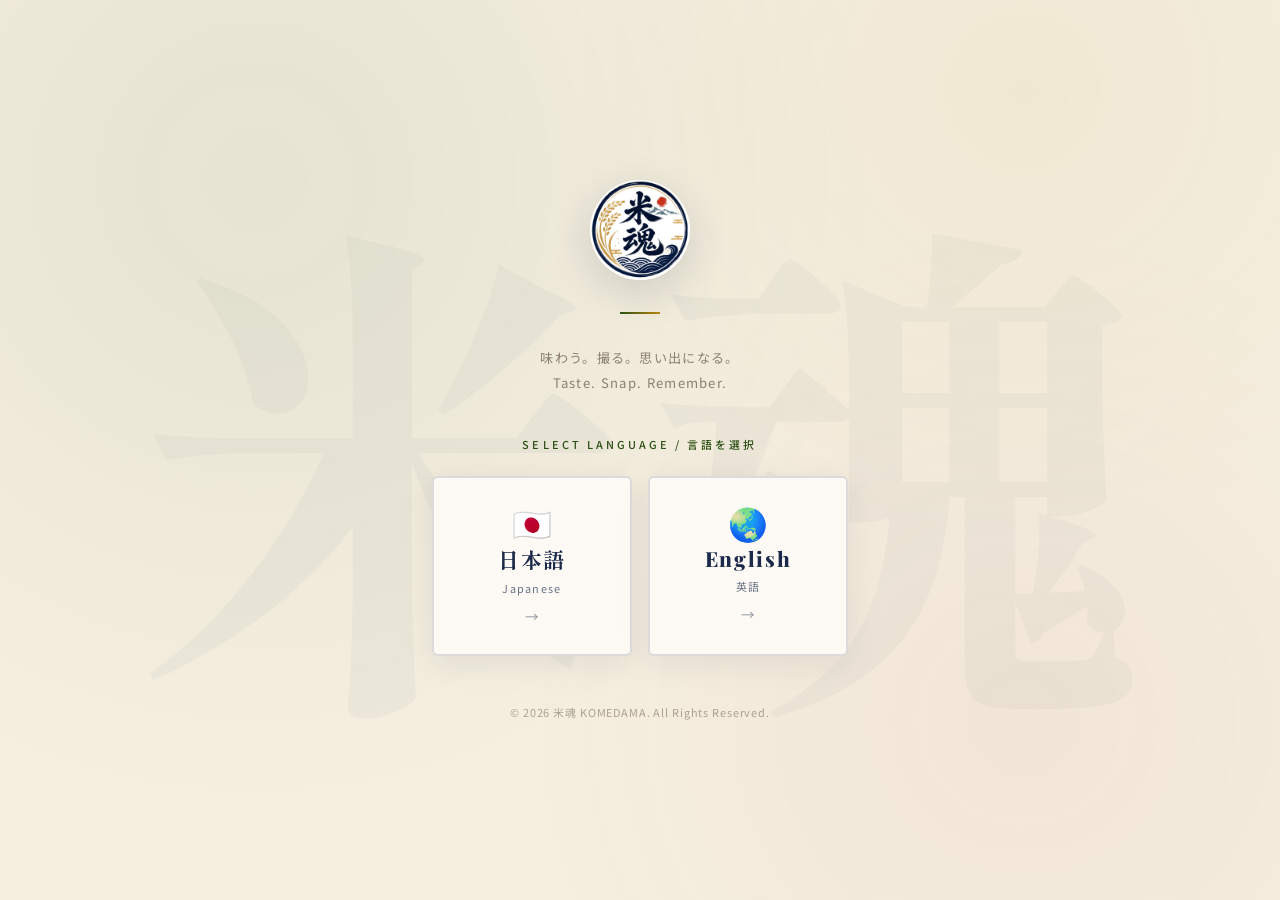
<file: index.html>
<!DOCTYPE html>
<html lang="ja">
<head>
  <meta charset="UTF-8">
  <meta name="viewport" content="width=device-width, initial-scale=1.0">
  <title>米魂 KOMEDAMA</title>
  <meta name="description" content="米魂 KOMEDAMA | 味わう。撮る。思い出になる。Taste. Snap. Remember.">
  <link rel="preconnect" href="https://fonts.googleapis.com">
  <link rel="preconnect" href="https://fonts.gstatic.com" crossorigin>
  <link href="https://fonts.googleapis.com/css2?family=Shippori+Mincho:wght@400;600;800&family=Playfair+Display:wght@700&family=Noto+Sans+JP:wght@300;400&family=Inter:wght@300;400&display=swap" rel="stylesheet">
  <style>
    *, *::before, *::after { box-sizing: border-box; margin: 0; padding: 0; }
    :root {
      --white:     #FDFAF5;
      --cream:     #F5EFE0;
      --navy:      #1B2A4A;
      --green:     #2D5016;
      --gold:      #B8860B;
      --gray:      #8C8070;
    }
    html, body { width: 100%; min-height: 100%; }
    body {
      font-family: 'Noto Sans JP', sans-serif;
      background: var(--cream);
      display: flex;
      align-items: center;
      justify-content: center;
      min-height: 100vh;
      overflow-x: hidden;
    }
    .bg-decoration {
      position: fixed;
      inset: 0;
      z-index: 0;
      pointer-events: none;
    }
    .bg-decoration::before {
      content: '';
      position: absolute;
      inset: 0;
      background-image:
        radial-gradient(circle at 20% 20%, rgba(45,80,22,0.07) 0%, transparent 50%),
        radial-gradient(circle at 80% 80%, rgba(192,57,43,0.05) 0%, transparent 40%),
        radial-gradient(circle at 80% 10%, rgba(184,134,11,0.06) 0%, transparent 35%);
    }
    .bg-decoration::after {
      content: '米魂';
      position: absolute;
      font-family: 'Shippori Mincho', serif;
      font-size: 40vw;
      font-weight: 800;
      color: rgba(27,42,74,0.03);
      top: 50%;
      left: 50%;
      transform: translate(-50%, -50%);
      line-height: 1;
      user-select: none;
      white-space: nowrap;
    }
    .lang-container {
      position: relative;
      z-index: 1;
      text-align: center;
      padding: 40px 24px;
      animation: fadeUp 0.9s ease both;
      width: 100%;
    }
    @keyframes fadeUp {
      from { opacity: 0; transform: translateY(30px); }
      to   { opacity: 1; transform: translateY(0); }
    }
    .lang-logo { margin-bottom: 32px; }
    .lang-logo img {
      width: 100px;
      height: 100px;
      border-radius: 50%;
      display: block;
      margin: 0 auto 0;
      animation: float 4s ease-in-out infinite;
      box-shadow: 0 12px 40px rgba(27,42,74,0.15);
    }
    @keyframes float {
      0%, 100% { transform: translateY(0); }
      50%       { transform: translateY(-8px); }
    }
    .brand-name-ja {
      font-family: 'Shippori Mincho', serif;
      font-size: 2.4rem;
      font-weight: 800;
      color: var(--navy);
      letter-spacing: 0.08em;
      display: block;
      line-height: 1;
    }
    .brand-name-en {
      font-size: 0.75rem;
      letter-spacing: 0.35em;
      color: var(--green);
      font-weight: 400;
      display: block;
      margin-top: 6px;
      text-transform: uppercase;
    }
    .lang-tagline {
      font-size: 0.82rem;
      color: var(--gray);
      letter-spacing: 0.1em;
      margin: 20px 0 40px;
      line-height: 1.9;
    }
    .lang-divider {
      width: 40px;
      height: 2px;
      background: linear-gradient(to right, var(--green), var(--gold));
      margin: 0 auto 32px;
    }
    .lang-select-label {
      font-size: 0.68rem;
      letter-spacing: 0.28em;
      color: var(--green);
      text-transform: uppercase;
      display: block;
      margin-bottom: 24px;
      font-weight: 500;
    }
    .lang-buttons {
      display: flex;
      gap: 16px;
      justify-content: center;
      flex-wrap: wrap;
    }
    .lang-btn {
      display: flex;
      flex-direction: column;
      align-items: center;
      gap: 6px;
      width: 200px;
      padding: 28px 24px;
      border-radius: 6px;
      text-decoration: none;
      transition: all 0.35s ease;
      position: relative;
      overflow: hidden;
    }
    .lang-btn::before {
      content: '';
      position: absolute;
      inset: 0;
      opacity: 0;
      transition: opacity 0.35s;
    }
    .lang-btn-ja {
      background: var(--white);
      color: var(--navy);
      border: 2px solid rgba(27,42,74,0.15);
      box-shadow: 0 8px 32px rgba(27,42,74,0.08);
    }
    .lang-btn-ja:hover {
      background: var(--navy);
      color: #fff;
      border-color: var(--navy);
      transform: translateY(-4px);
      box-shadow: 0 16px 48px rgba(27,42,74,0.25);
    }
    .lang-btn-en {
      background: var(--white);
      color: var(--navy);
      border: 2px solid rgba(27,42,74,0.15);
      box-shadow: 0 8px 32px rgba(27,42,74,0.08);
    }
    .lang-btn-en:hover {
      background: var(--navy);
      color: #fff;
      border-color: var(--navy);
      transform: translateY(-4px);
      box-shadow: 0 16px 48px rgba(27,42,74,0.25);
    }
    .btn-flag { font-size: 2rem; line-height: 1; display: block; }
    .btn-lang {
      font-family: 'Shippori Mincho', serif;
      font-size: 1.3rem;
      font-weight: 800;
      letter-spacing: 0.08em;
      display: block;
      position: relative;
      z-index: 1;
    }
    .lang-btn-en .btn-lang { font-family: 'Playfair Display', serif; }
    .btn-sub {
      font-size: 0.68rem;
      letter-spacing: 0.12em;
      opacity: 0.65;
      display: block;
      position: relative;
      z-index: 1;
    }
    .btn-arrow {
      font-size: 0.85rem;
      opacity: 0.5;
      display: block;
      margin-top: 4px;
      transition: transform 0.3s, opacity 0.3s;
      position: relative;
      z-index: 1;
    }
    .lang-btn:hover .btn-arrow { transform: translateX(4px); opacity: 1; }
    .lang-footer {
      margin-top: 48px;
      font-size: 0.68rem;
      color: var(--gray);
      letter-spacing: 0.08em;
      opacity: 0.7;
    }
    @media (max-width: 480px) {
      .lang-buttons { flex-direction: column; align-items: center; }
      .lang-btn { width: min(260px, 100%); }
      .brand-name-ja { font-size: 2rem; }
      .lang-logo img { width: 96px; height: 96px; }
    }
    @media (prefers-reduced-motion: reduce) {
      *, *::before, *::after { animation: none !important; transition: none !important; }
    }
  </style>
</head>
<body>
  <div class="bg-decoration" aria-hidden="true"></div>
  <div class="lang-container">
    <div class="lang-logo">
      <img src="images/logo/logo256px.png" alt="米魂 KOMEDAMA ロゴ">
    </div>
    <div class="lang-divider" aria-hidden="true"></div>
    <p class="lang-tagline">
      味わう。撮る。思い出になる。<br>
      Taste. Snap. Remember.
    </p>
    <span class="lang-select-label">Select Language / 言語を選択</span>
    <div class="lang-buttons">
      <a href="ja/" class="lang-btn lang-btn-ja" lang="ja" hreflang="ja">
        <span class="btn-flag" aria-hidden="true">🇯🇵</span>
        <span class="btn-lang">日本語</span>
        <span class="btn-sub">Japanese</span>
        <span class="btn-arrow" aria-hidden="true">→</span>
      </a>
      <a href="en/" class="lang-btn lang-btn-en" lang="en" hreflang="en">
        <span class="btn-flag" aria-hidden="true">🌏</span>
        <span class="btn-lang">English</span>
        <span class="btn-sub">英語</span>
        <span class="btn-arrow" aria-hidden="true">→</span>
      </a>
    </div>
    <p class="lang-footer">© 2026 米魂 KOMEDAMA. All Rights Reserved.</p>
  </div>
</body>
</html>
</file>
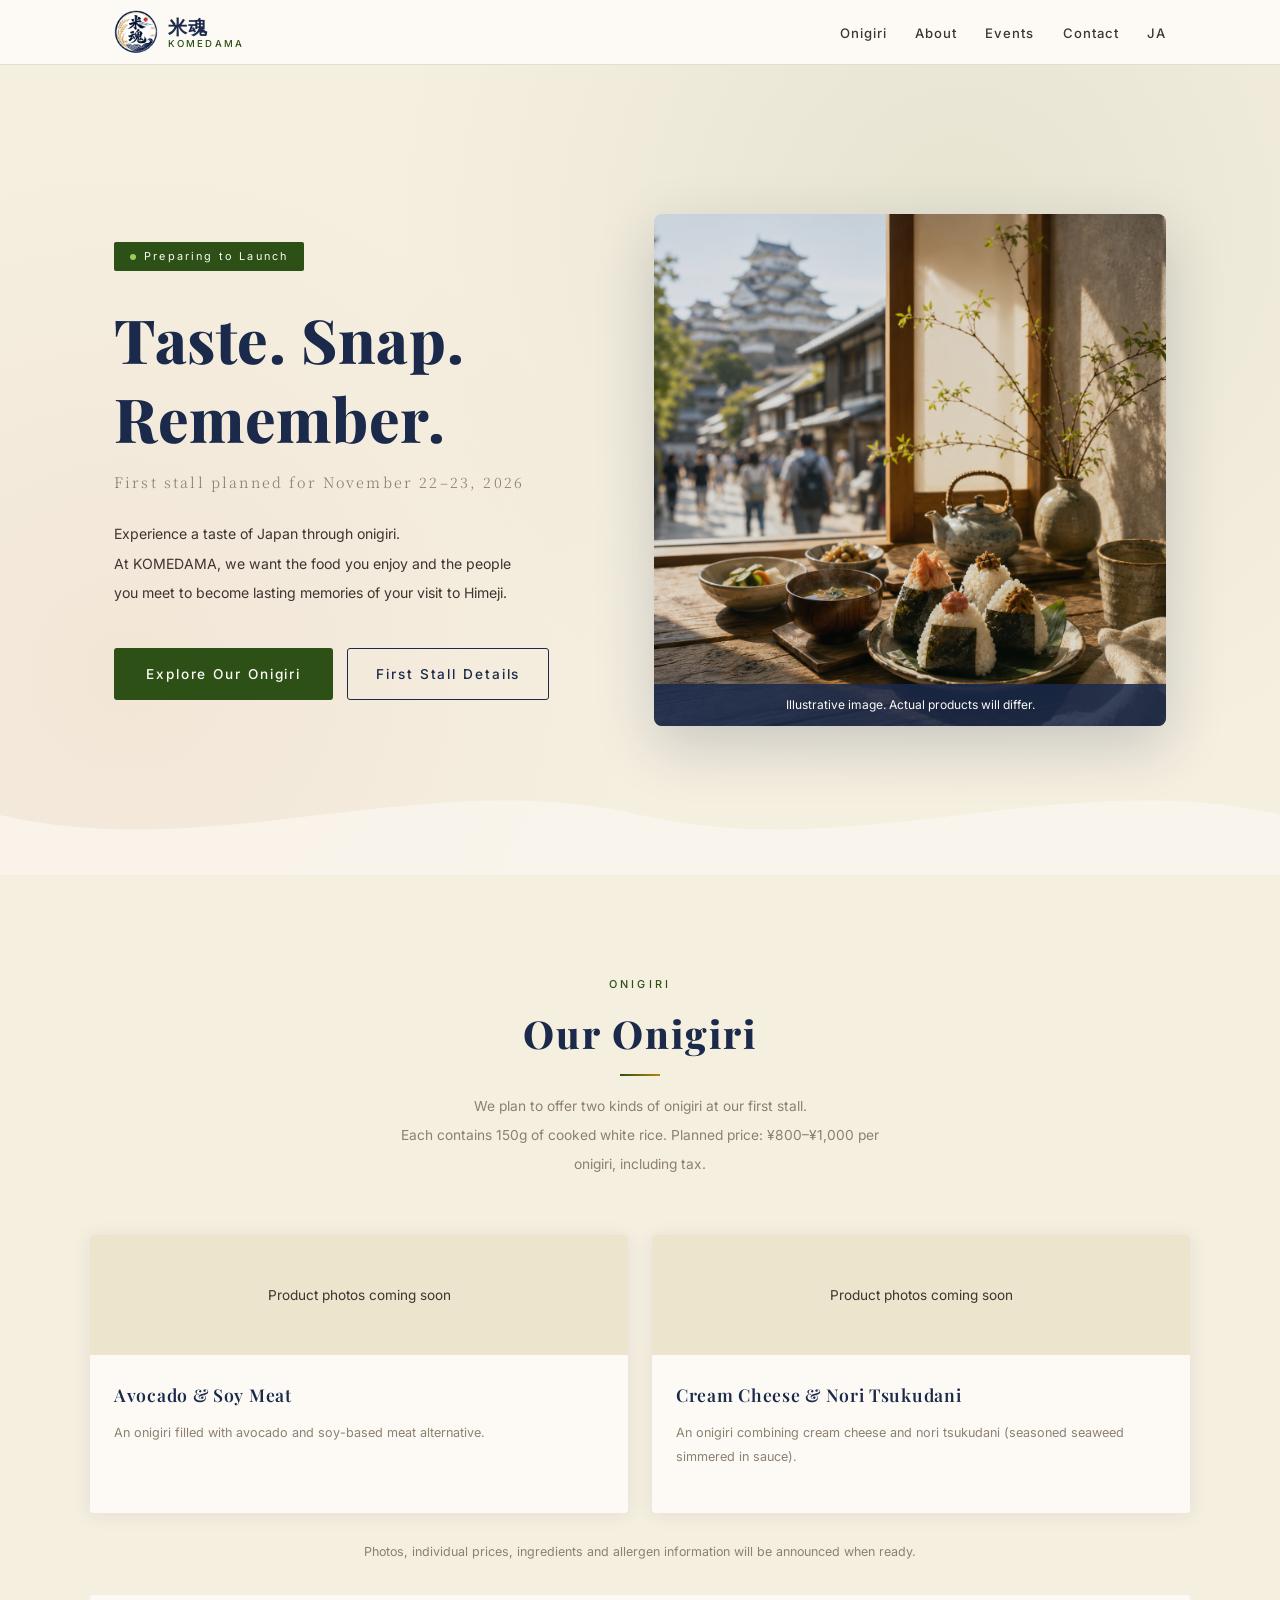
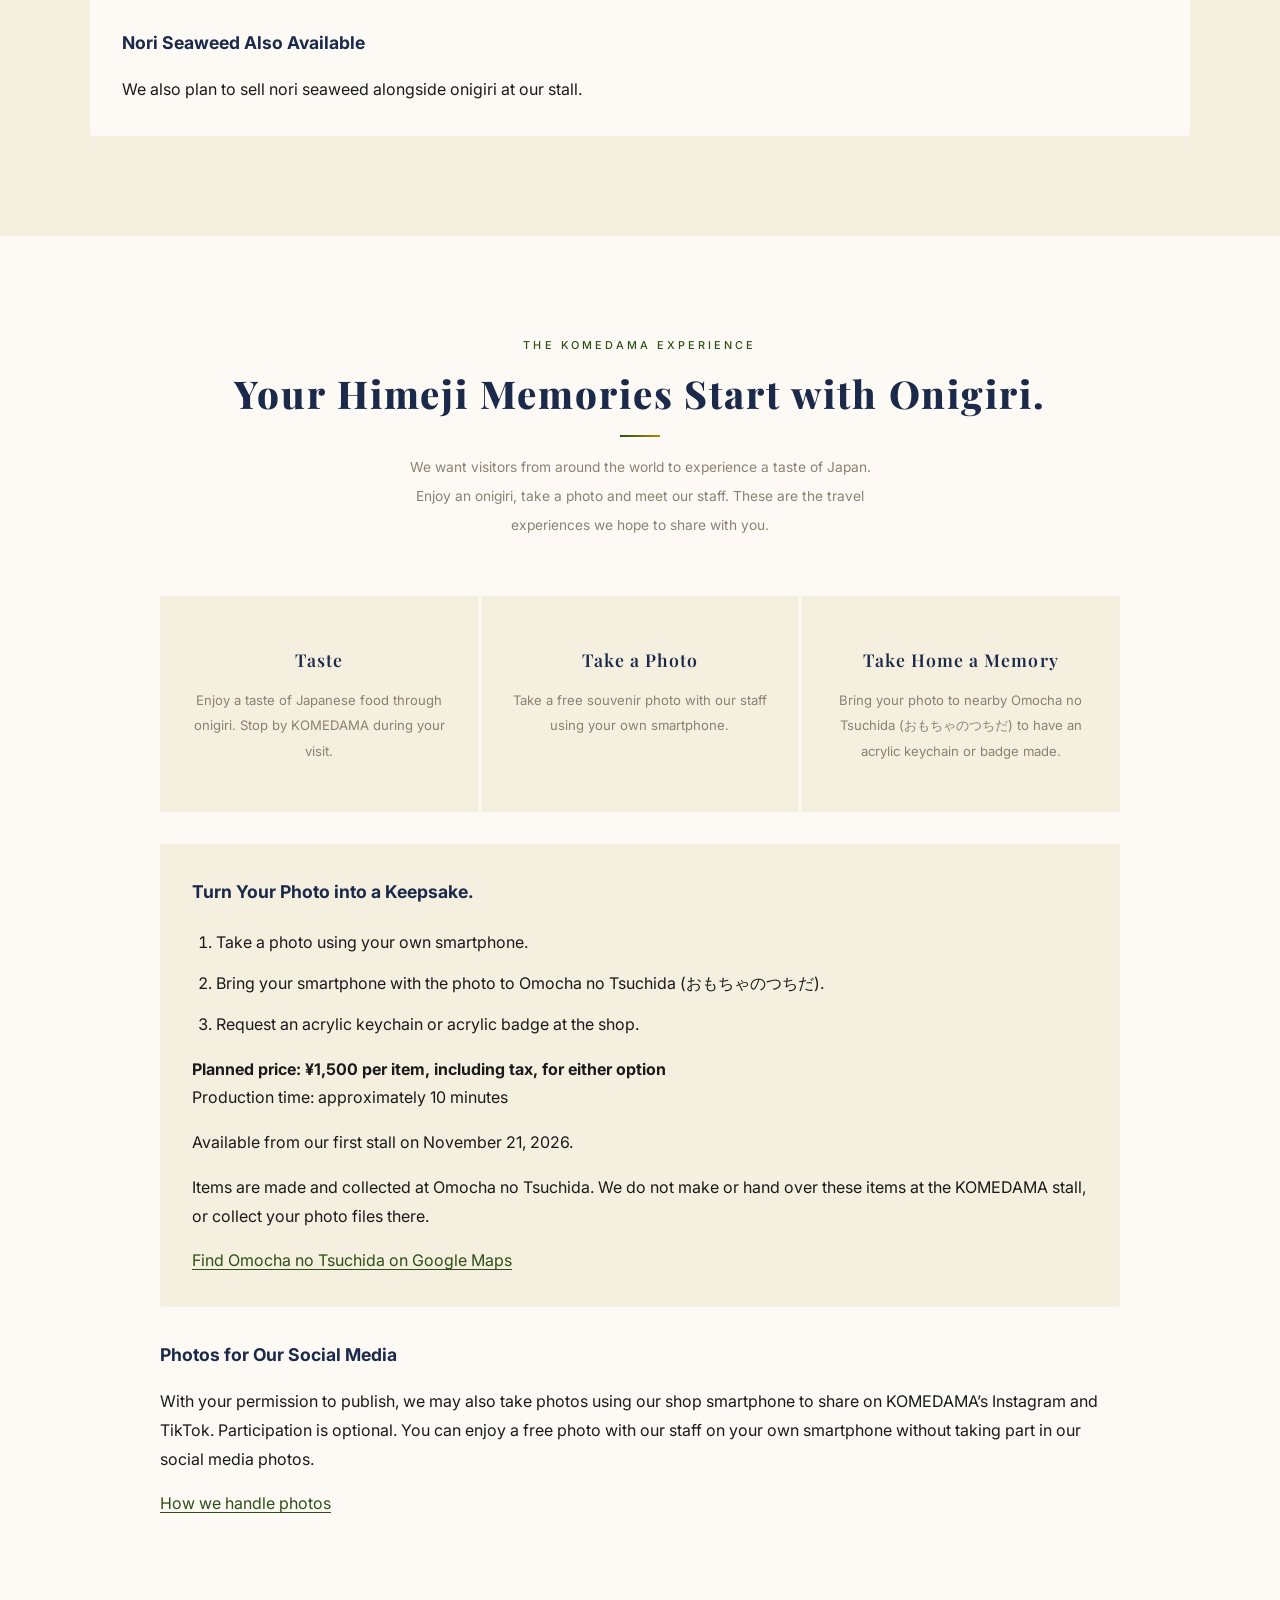
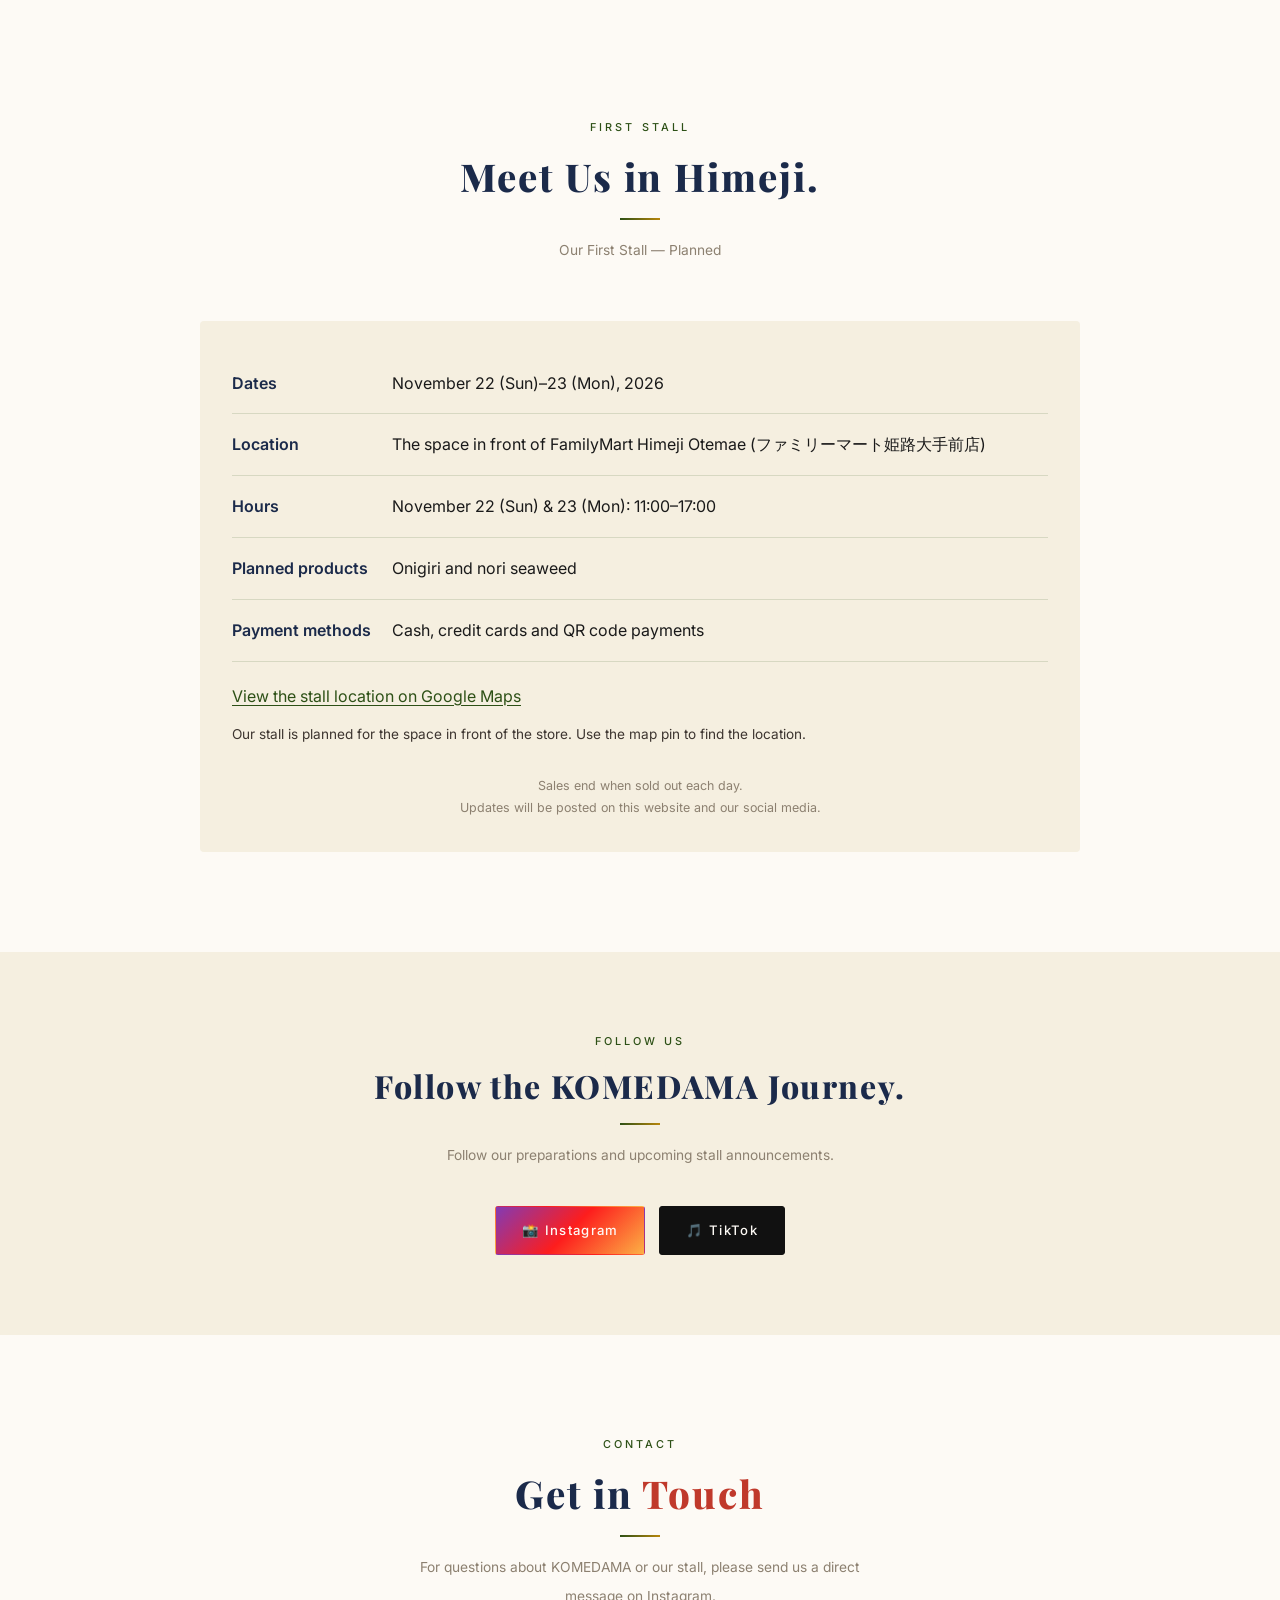
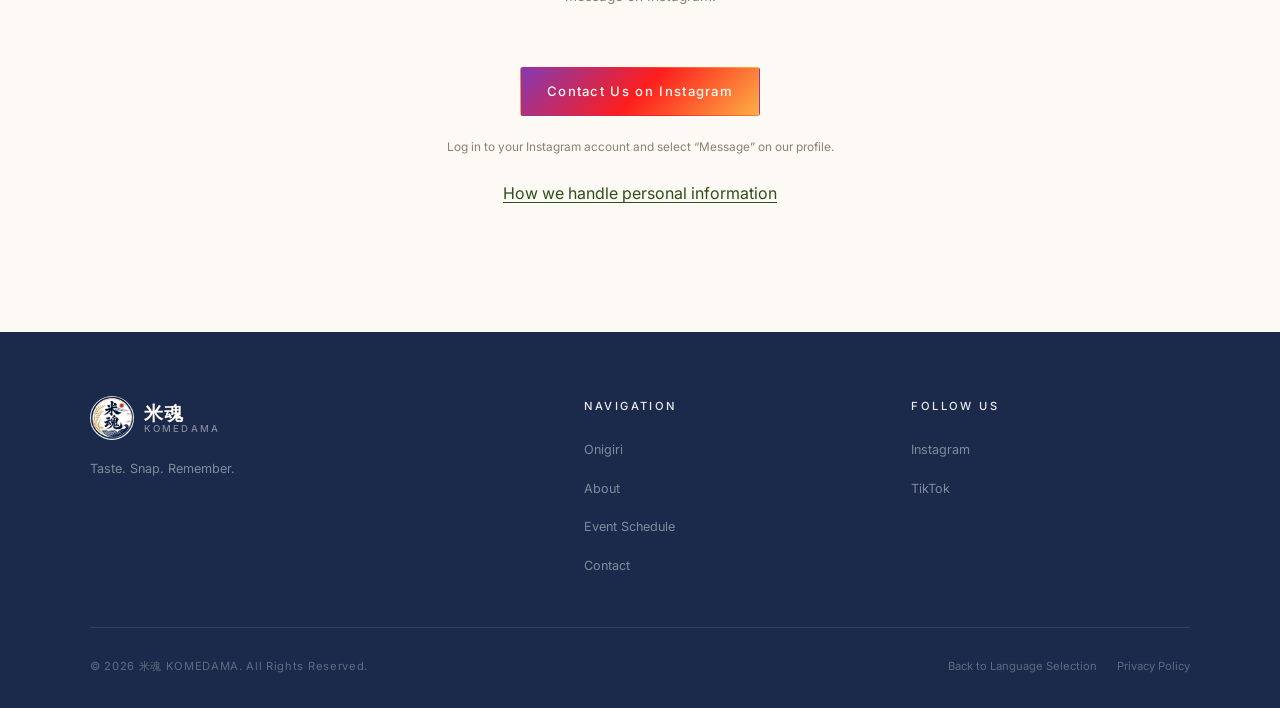
<file: en/index.html>
<!DOCTYPE html>
<html lang="en">
<head>
  <meta charset="UTF-8">
  <meta name="viewport" content="width=device-width, initial-scale=1.0">
  <title>KOMEDAMA | Taste. Snap. Remember.</title>
  <meta name="description" content="Experience a taste of Japan with onigiri in Himeji. Enjoy a free photo with our staff and turn your photo into an acrylic keepsake at Omocha no Tsuchida. First stall planned for November 22–23, 2026.">
  <meta name="author" content="KOMEDAMA">
  <meta property="og:title" content="KOMEDAMA | Taste. Snap. Remember.">
  <meta property="og:description" content="Experience a taste of Japan with onigiri in Himeji. Enjoy a free photo with our staff and turn your photo into an acrylic keepsake at Omocha no Tsuchida. First stall planned for November 21–23, 2026.">
  <meta property="og:type" content="website">
  <meta name="twitter:card" content="summary">
  <link rel="alternate" hreflang="ja" href="../ja/">
  <link rel="alternate" hreflang="en" href="../en/">
  <link rel="preconnect" href="https://fonts.googleapis.com">
  <link rel="preconnect" href="https://fonts.gstatic.com" crossorigin>
  <link href="https://fonts.googleapis.com/css2?family=Noto+Serif+JP:wght@300;400;600;700&family=Noto+Sans+JP:wght@300;400;500&family=Shippori+Mincho:wght@400;600;800&family=Playfair+Display:wght@700;800&family=Inter:wght@300;400;500&display=swap" rel="stylesheet">
  <link rel="stylesheet" href="../style.css">
  <style>
    /* 英語ページ用フォント上書き */
    body { font-family: 'Inter', sans-serif; }
    .logo-ja, .section-title, .hero-title, .concept-card h3,
    .product-name, .location-day, .coming-soon-text,
    .footer-brand .logo-ja { font-family: 'Playfair Display', serif; }
    .hero-title { font-family: 'Playfair Display', serif; letter-spacing: 0.01em; }
    .section-title { font-family: 'Playfair Display', serif; }
    .mobile-nav a { font-family: 'Playfair Display', serif; }
  </style>
</head>

<body>

  <!-- HEADER -->
  <header class="site-header">
    <div class="header-inner">
      <a href="../" class="logo" aria-label="KOMEDAMA - Back to language selection">
        <img src="../images/logo/logo256px.png" alt="KOMEDAMA Logo" width="44" height="44">
        <div class="logo-text">
          <span class="logo-ja">米魂</span>
          <span class="logo-en">KOMEDAMA</span>
        </div>
      </a>
      <nav aria-label="Main Navigation">
        <ul class="nav-list">
          <li><a href="#products">Onigiri</a></li>
          <li><a href="#concept">About</a></li>
          <li><a href="#locations">Events</a></li>
          <li><a href="#contact">Contact</a></li>
          <li><a href="../ja/" class="lang-switch">JA</a></li>
        </ul>
      </nav>
      <button class="hamburger" id="hamburger" aria-label="Open menu" aria-expanded="false" aria-controls="mobileNav">
        <span></span><span></span><span></span>
      </button>
    </div>
  </header>

  <div class="mobile-nav" id="mobileNav" role="dialog" aria-modal="true" aria-label="Mobile menu">
    <button class="mobile-close" id="mobileClose" aria-label="Close menu">✕</button>
    <a href="#products">Onigiri</a>
    <a href="#concept">About</a>
    <a href="#locations">Events</a>
    <a href="#contact">Contact</a>
    <a href="../ja/">日本語</a>
  </div>

  <main>

    <!-- HERO -->
    <section class="hero" id="home">
      <div class="hero-bg" aria-hidden="true"></div>
      <div class="hero-wave" aria-hidden="true">
        <svg viewBox="0 0 1440 120" preserveAspectRatio="none" xmlns="http://www.w3.org/2000/svg">
          <path d="M0,60 C240,110 480,10 720,60 C960,110 1200,10 1440,60 L1440,120 L0,120 Z" fill="#FDFAF5" opacity="0.6"/>
        </svg>
      </div>
      <div class="hero-inner">

        <div class="hero-content">
          <span class="hero-badge">Preparing to Launch</span>
          <h1 class="hero-title">Taste. Snap.<br>Remember.</h1>
          <p class="hero-subtitle">First stall planned for November 22–23, 2026</p>
          <p class="hero-desc">Experience a taste of Japan through onigiri.<br>At KOMEDAMA, we want the food you enjoy and the people you meet to become lasting memories of your visit to Himeji.</p>
          <div class="hero-actions">
            <a href="#products" class="btn-primary">Explore Our Onigiri</a>
            <a href="#locations" class="btn-secondary">First Stall Details</a>
          </div>
        </div>

        <div class="hero-visual">
          <div class="hero-image-wrap">
            <img
              class="hero-food-img"
              src="../images/common/hero.png"
              alt="Japanese food image with onigiri and Himeji Castle"
              width="512"
              loading="eager"
            >
            <div class="hero-image-overlay" aria-hidden="true"></div>
            <p class="hero-image-note">Illustrative image. Actual products will differ.</p>
          </div>
        </div>

      </div>
    </section>


    <!-- PRODUCTS -->
    <section class="products" id="products">
      <div class="products-inner">
        <div class="section-header fade-in">
          <span class="section-label">Onigiri</span>
          <h2 class="section-title">Our Onigiri</h2>
          <div class="divider" aria-hidden="true"></div>
          <p class="section-desc">We plan to offer two kinds of onigiri at our first stall.<br>Each contains 150g of cooked white rice. Planned price: ¥800–¥1,000 per onigiri, including tax.</p>
        </div>
        <div class="products-grid products-grid-two">
          <article class="product-card fade-in d1">
            <div class="product-photo-placeholder"><span>Product photos coming soon</span></div>
            <div class="product-body">
              <h3 class="product-name">Avocado &amp; Soy Meat</h3>
              <p class="product-desc">An onigiri filled with avocado and soy-based meat alternative.</p>
            </div>
          </article>
          <article class="product-card fade-in d2">
            <div class="product-photo-placeholder"><span>Product photos coming soon</span></div>
            <div class="product-body">
              <h3 class="product-name">Cream Cheese &amp; Nori Tsukudani</h3>
              <p class="product-desc">An onigiri combining cream cheese and nori tsukudani (seasoned seaweed simmered in sauce).</p>
            </div>
          </article>
        </div>
        <p class="loc-note">Photos, individual prices, ingredients and allergen information will be announced when ready.</p>
        <div class="seaweed-note fade-in"><h3>Nori Seaweed Also Available</h3><p>We also plan to sell nori seaweed alongside onigiri at our stall.</p></div>
      </div>
    </section>


    <!-- CONCEPT -->
    <section class="concept" id="concept">
      <div class="concept-inner">
        <div class="section-header fade-in">
          <span class="section-label">The KOMEDAMA Experience</span>
          <h2 class="section-title">Your Himeji Memories Start with Onigiri.</h2>
          <div class="divider" aria-hidden="true"></div>
          <p class="section-desc">We want visitors from around the world to experience a taste of Japan.<br>Enjoy an onigiri, take a photo and meet our staff. These are the travel experiences we hope to share with you.</p>
        </div>
        <div class="concept-grid">
          <div class="concept-card fade-in d1">
            <h3>Taste</h3><p>Enjoy a taste of Japanese food through onigiri. Stop by KOMEDAMA during your visit.</p>
          </div>
          <div class="concept-card fade-in d2">
            <h3>Take a Photo</h3><p>Take a free souvenir photo with our staff using your own smartphone.</p>
          </div>
          <div class="concept-card fade-in d3">
            <h3>Take Home a Memory</h3><p>Bring your photo to nearby Omocha no Tsuchida (おもちゃのつちだ) to have an acrylic keychain or badge made.</p>
          </div>
        </div>
        <div class="experience-details fade-in">
          <h3>Turn Your Photo into a Keepsake.</h3>
          <ol>
            <li>Take a photo using your own smartphone.</li>
            <li>Bring your smartphone with the photo to Omocha no Tsuchida (おもちゃのつちだ).</li>
            <li>Request an acrylic keychain or acrylic badge at the shop.</li>
          </ol>
          <p><strong>Planned price: ¥1,500 per item, including tax, for either option</strong><br>Production time: approximately 10 minutes</p>
          <p>Available from our first stall on November 21, 2026.</p>
          <p>Items are made and collected at Omocha no Tsuchida. We do not make or hand over these items at the KOMEDAMA stall, or collect your photo files there.</p>
          <p class="location-map-link"><a href="https://maps.app.goo.gl/DBddju3LjRk6ezAE7?g_st=ac" target="_blank" rel="noopener noreferrer">Find Omocha no Tsuchida on Google Maps</a></p>
        </div>
        <div class="experience-photo-note fade-in">
          <h3>Photos for Our Social Media</h3>
          <p>With your permission to publish, we may also take photos using our shop smartphone to share on KOMEDAMA’s Instagram and TikTok. Participation is optional. You can enjoy a free photo with our staff on your own smartphone without taking part in our social media photos.</p>
          <p><a href="privacy.html#photos">How we handle photos</a></p>
        </div>
      </div>
    </section>


    <!-- ONLINE SHOP CTA -->



    <!-- EVENTS / LOCATIONS -->
    <section class="locations" id="locations">
      <div class="locations-inner">
        <div class="section-header fade-in">
          <span class="section-label">First Stall</span>
          <h2 class="section-title">Meet Us in Himeji.</h2>
          <div class="divider" aria-hidden="true"></div>
          <p class="section-desc">Our First Stall — Planned</p>
        </div>
        <div class="stall-details fade-in">
          <dl>
            <div><dt>Dates</dt><dd>November 22 (Sun)–23 (Mon), 2026</dd></div>
            <div><dt>Location</dt><dd>The space in front of FamilyMart Himeji Otemae (ファミリーマート姫路大手前店)</dd></div>
            <div><dt>Hours</dt><dd>November 22 (Sun) &amp; 23 (Mon): 11:00–17:00</dd></div>
            <div><dt>Planned products</dt><dd>Onigiri and nori seaweed</dd></div>
            <div><dt>Payment methods</dt><dd>Cash, credit cards and QR code payments</dd></div>
          </dl>
          <p class="location-map-link"><a href="https://www.google.com/maps/search/?api=1&amp;query=34.831481%2C134.691413" target="_blank" rel="noopener noreferrer">View the stall location on Google Maps</a></p>
          <p class="location-map-note">Our stall is planned for the space in front of the store. Use the map pin to find the location.</p>
          <p class="loc-note">Sales end when sold out each day.<br>Updates will be posted on this website and our social media.</p>
        </div>
      </div>
    </section>


    <!-- SNS -->
    <section class="sns">
      <div class="sns-inner fade-in">
        <span class="section-label">Follow Us</span>
        <h2 class="section-title sns-title">Follow the KOMEDAMA Journey.</h2>
        <div class="divider" aria-hidden="true"></div>
        <p class="section-desc">Follow our preparations and upcoming stall announcements.</p>
        <div class="sns-links">
          <a href="https://www.instagram.com/onigiri.komedama?srtk=MXRsYmVnbmxiNncwYw==" target="_blank" rel="noopener noreferrer" class="sns-btn sns-ig">
            📸 Instagram
          </a>
          <a href="https://www.tiktok.com/@onigiri.komedama?_r=1&amp;_t=ZS-9BAa1qL9Yuo" target="_blank" rel="noopener noreferrer" class="sns-btn sns-tiktok">
            🎵 TikTok
          </a>
        </div>
      </div>
    </section>


    <!-- CONTACT -->
    <section class="contact" id="contact">
      <div class="contact-inner">
        <div class="section-header fade-in">
          <span class="section-label">Contact</span>
          <h2 class="section-title">Get in <span class="acc">Touch</span></h2>
          <div class="divider" aria-hidden="true"></div>
          <p class="section-desc">For questions about KOMEDAMA or our stall, please send us a direct message on Instagram.</p>
        </div>
        <div class="contact-actions fade-in">
          <a href="https://www.instagram.com/onigiri.komedama/" target="_blank" rel="noopener noreferrer" class="sns-btn sns-ig">Contact Us on Instagram</a>
          <p class="contact-note">Log in to your Instagram account and select “Message” on our profile.</p>
          <p class="contact-help"><a href="privacy.html">How we handle personal information</a></p>
        </div>
      </div>
    </section>

  </main>


  <!-- FOOTER -->
  <footer class="site-footer">
    <div class="footer-inner">
      <div class="footer-top">
        <div class="footer-brand">
          <div class="logo">
            <img src="../images/logo/logo256px.png" alt="KOMEDAMA Logo" width="36" height="36">
            <div class="logo-text">
              <span class="logo-ja">米魂</span>
              <span class="logo-en">KOMEDAMA</span>
            </div>
          </div>
          <p class="footer-tagline">Taste. Snap. Remember.</p>
        </div>
        <div class="footer-col">
          <h4>Navigation</h4>
          <ul>
            <li><a href="#products">Onigiri</a></li>
            <li><a href="#concept">About</a></li>
            <li><a href="#locations">Event Schedule</a></li>
            <li><a href="#contact">Contact</a></li>
          </ul>
        </div>
        <div class="footer-col">
          <h4>Follow Us</h4>
          <ul>
            <li><a href="https://www.instagram.com/onigiri.komedama?srtk=MXRsYmVnbmxiNncwYw==" target="_blank" rel="noopener noreferrer">Instagram</a></li>
            <li><a href="https://www.tiktok.com/@onigiri.komedama?_r=1&amp;_t=ZS-9BAa1qL9Yuo" target="_blank" rel="noopener noreferrer">TikTok</a></li>
          </ul>
        </div>
      </div>
      <div class="footer-bottom">
        <p class="footer-copy">© 2026 米魂 KOMEDAMA. All Rights Reserved.</p>
        <div class="footer-links">
          <a href="../">Back to Language Selection</a>
          <a href="privacy.html">Privacy Policy</a>
        </div>
      </div>
    </div>
  </footer>

  <button class="scroll-top" id="scrollTop" aria-label="Back to top">↑</button>
  <script src="../script.js"></script>

</body>
</html>
</file>
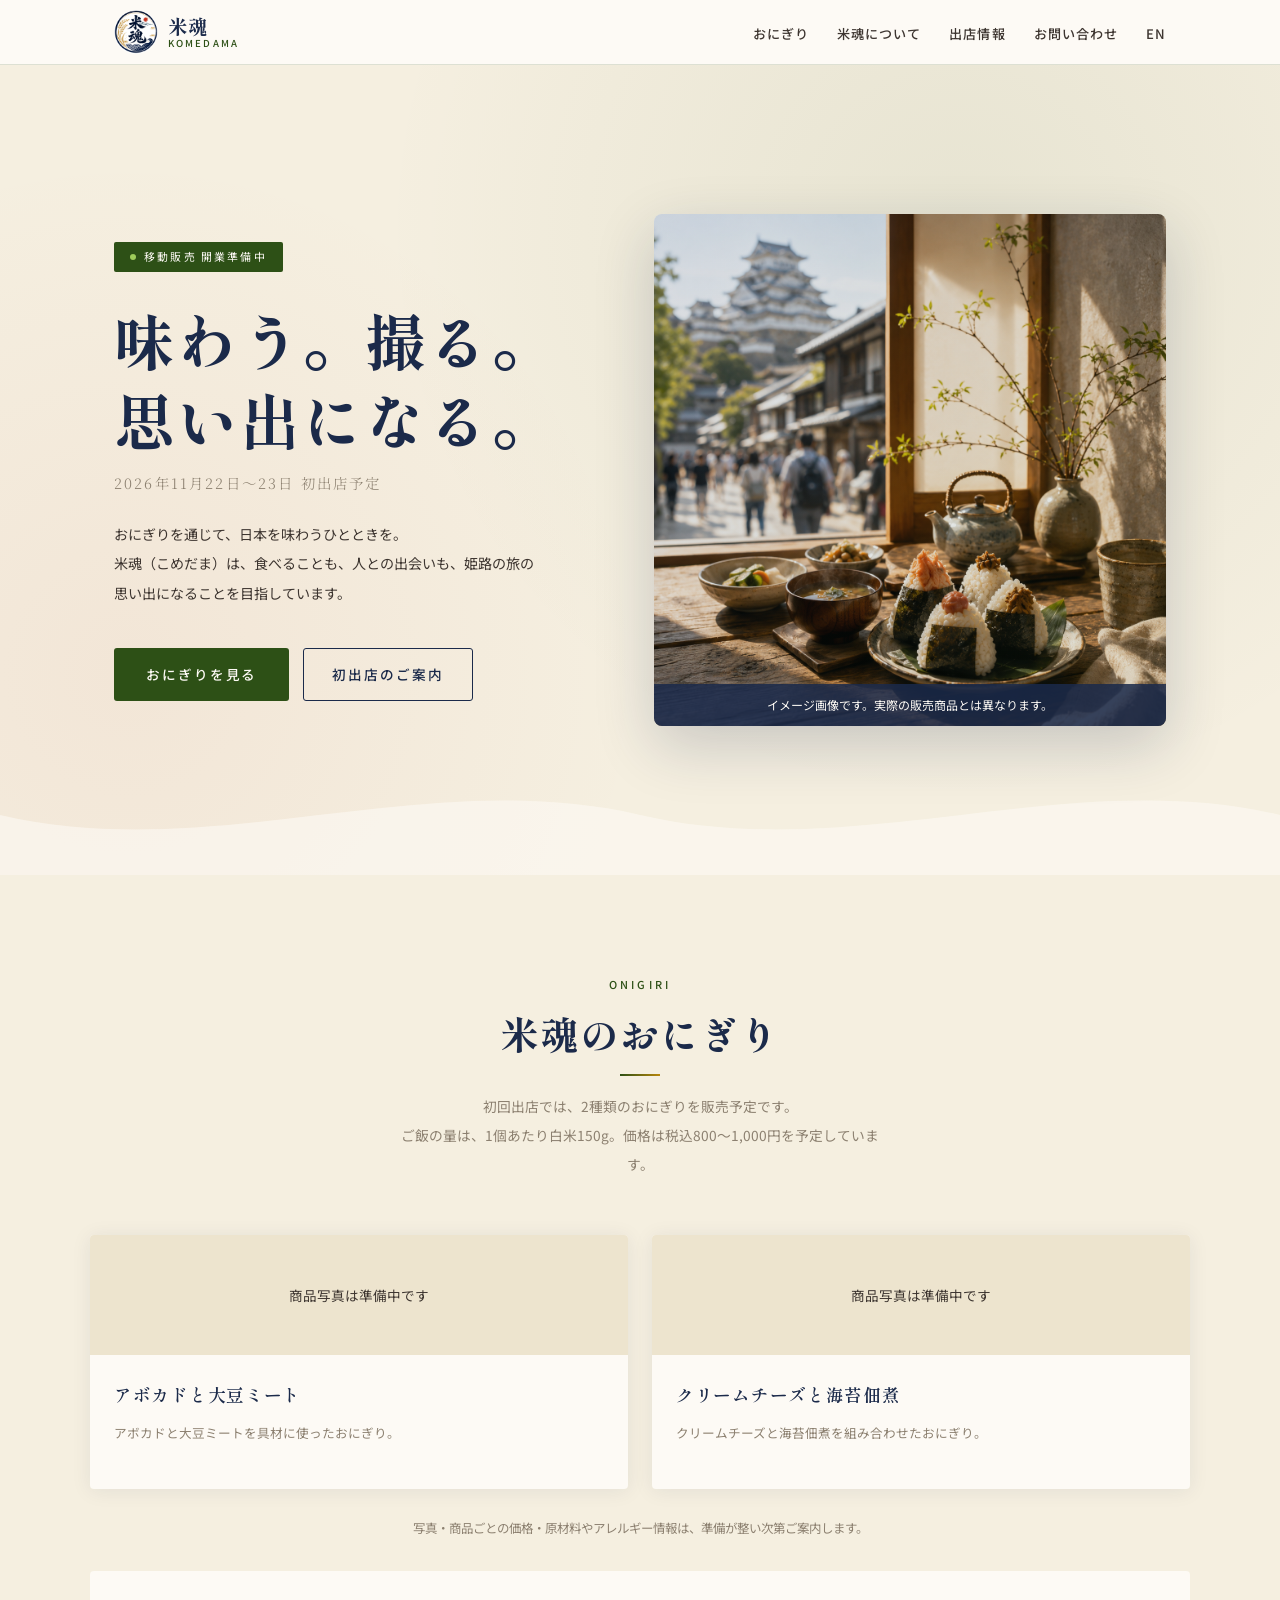
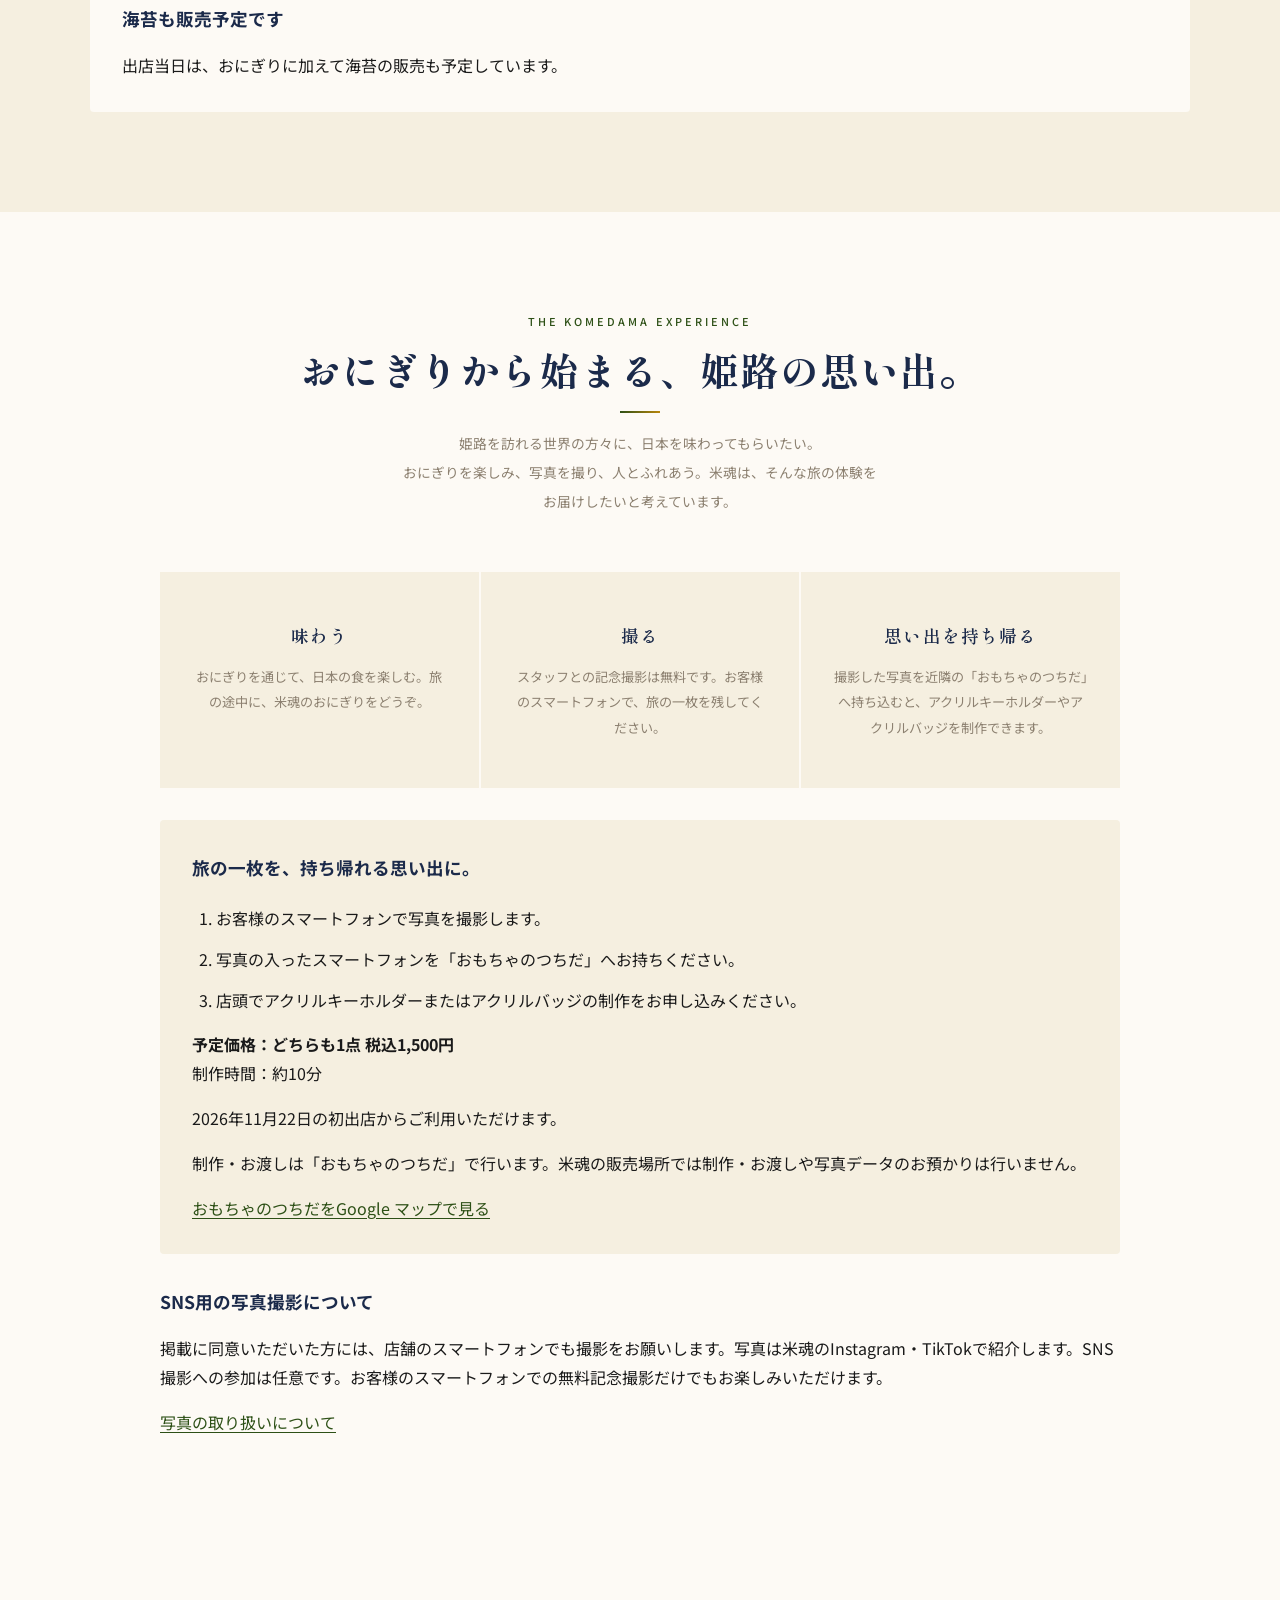
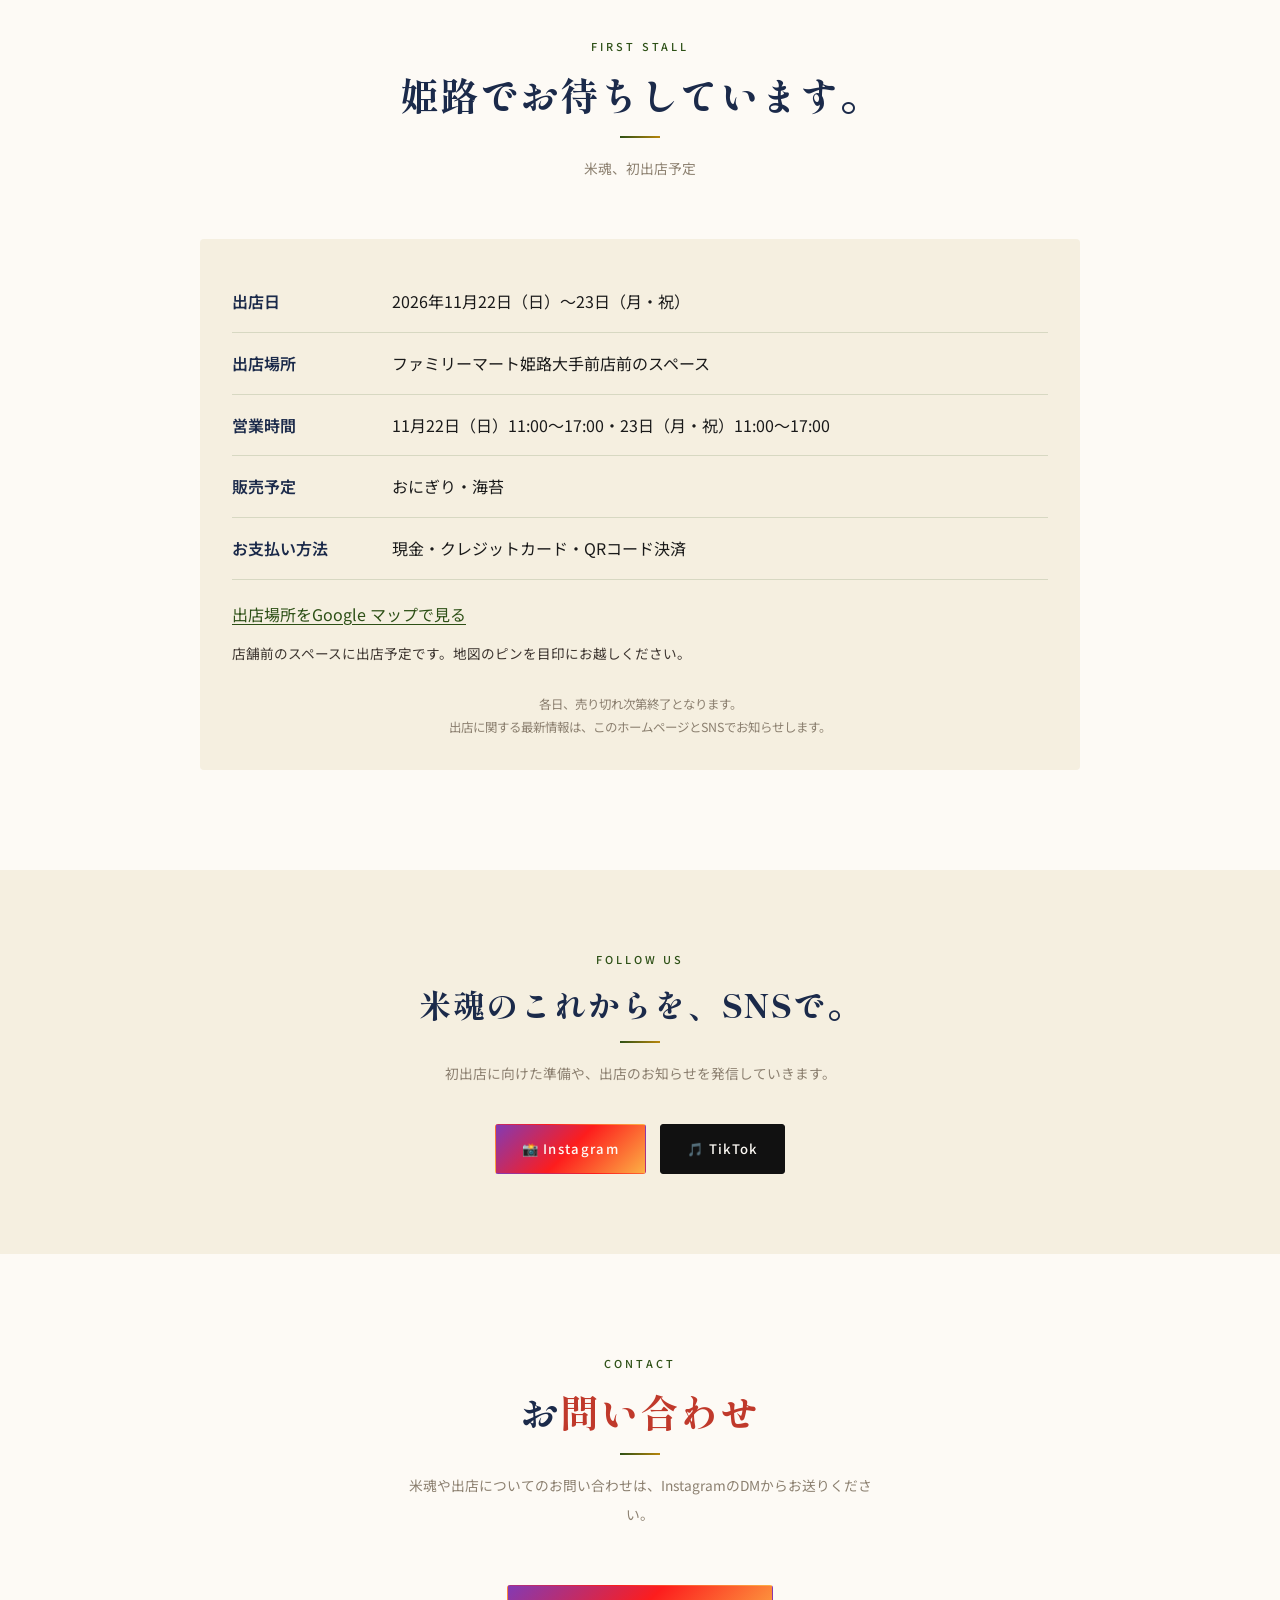
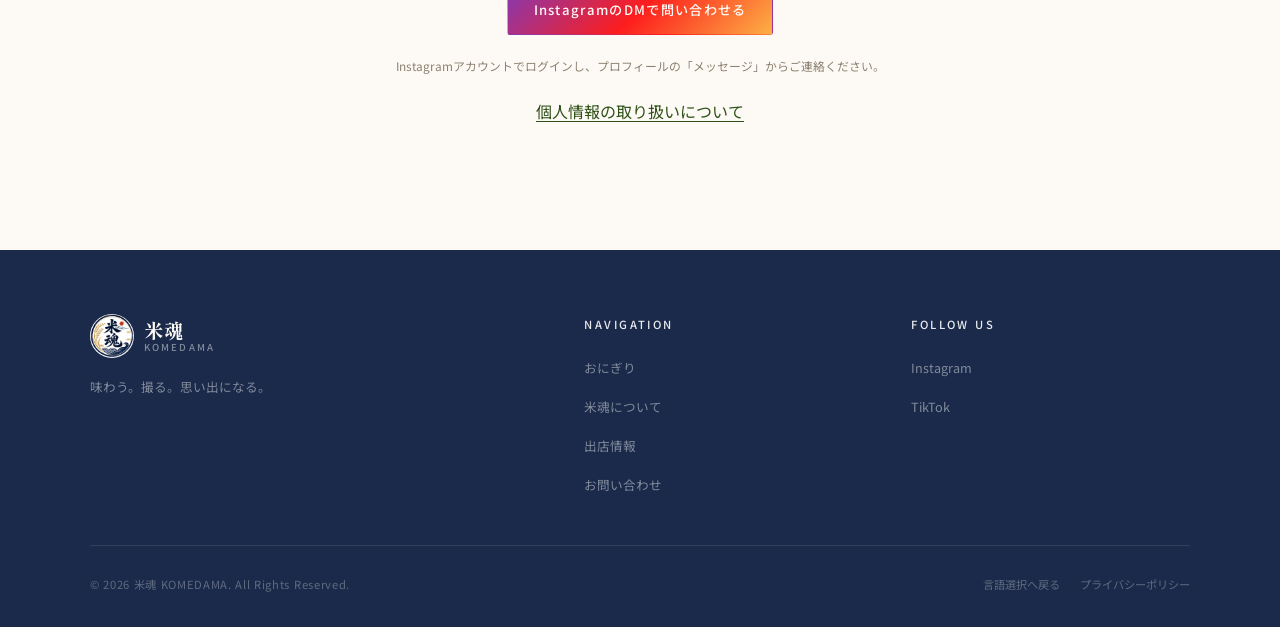
<file: ja/index.html>
<!DOCTYPE html>
<html lang="ja">
<head>
  <meta charset="UTF-8">
  <meta name="viewport" content="width=device-width, initial-scale=1.0">

  <!-- ========================================
       SEO基本設定
       ページタイトルや説明文はここを編集してください
       ======================================== -->
  <title>米魂 KOMEDAMA | 味わう。撮る。思い出になる。</title>
  <meta name="description" content="姫路でおにぎりを通じて日本を味わう体験を。スタッフとの無料記念撮影や、おもちゃのつちだでの写真のアクリルグッズ制作も楽しめます。2026年11月21〜23日初出店予定。">
  <meta name="author" content="米魂 KOMEDAMA">

  <!-- OGP設定（SNSでシェアされたときの表示）-->
  <meta property="og:title" content="米魂 KOMEDAMA | 味わう。撮る。思い出になる。">
  <meta property="og:description" content="姫路でおにぎりを通じて日本を味わう体験を。スタッフとの無料記念撮影や、おもちゃのつちだでの写真のアクリルグッズ制作も楽しめます。2026年11月21〜23日初出店予定。">
  <meta property="og:type" content="website">
  <meta name="twitter:card" content="summary">

  <!-- ファビコン（ブラウザタブに表示されるアイコン）-->
  <!-- <link rel="icon" href="images/common/favicon.ico"> -->
  <!-- <link rel="apple-touch-icon" href="images/common/apple-touch-icon.png"> -->

  <!-- Google Fonts（日本語フォント）-->
  <!-- 表示速度を優先したい場合はこのブロックを削除し、style.cssのfont-familyをsans-serifに変更してください -->
  <link rel="preconnect" href="https://fonts.googleapis.com">
  <link rel="preconnect" href="https://fonts.gstatic.com" crossorigin>
  <link href="https://fonts.googleapis.com/css2?family=Noto+Serif+JP:wght@300;400;600;700&family=Noto+Sans+JP:wght@300;400;500&family=Shippori+Mincho:wght@400;600;800&display=swap" rel="stylesheet">

  <!-- スタイルシート読み込み -->
  <link rel="alternate" hreflang="ja" href="../ja/">
  <link rel="alternate" hreflang="en" href="../en/">
  <link rel="stylesheet" href="../style.css">
</head>

<body>

  <!-- ========================================
       ヘッダー
       ロゴ・ナビゲーションメニュー
       ======================================== -->
  <header class="site-header">
    <div class="header-inner">

      <!-- ロゴ -->
      <a href="../" class="logo" aria-label="米魂 言語選択へ戻る">
        <!-- logo256px.png を images/logo/ に配置済み -->
        <img src="../images/logo/logo256px.png" alt="米魂ロゴ" width="44" height="44">
        <div class="logo-text">
          <span class="logo-ja">米魂</span>
          <span class="logo-en">KOMEDAMA</span>
        </div>
      </a>

      <!-- PCナビゲーション -->
      <nav aria-label="メインナビゲーション">
        <ul class="nav-list">
          <li><a href="#products">おにぎり</a></li>
          <li><a href="#concept">米魂について</a></li>
          <li><a href="#locations">出店情報</a></li>
          <li><a href="#contact">お問い合わせ</a></li>
          <li><a href="../en/" class="lang-switch">EN</a></li>
        </ul>
      </nav>

      <!-- スマホ用ハンバーガーボタン -->
      <button class="hamburger" id="hamburger" aria-label="メニューを開く" aria-expanded="false" aria-controls="mobileNav">
        <span></span>
        <span></span>
        <span></span>
      </button>

    </div>
  </header>

  <!-- スマホ用全画面メニュー -->
  <div class="mobile-nav" id="mobileNav" role="dialog" aria-modal="true" aria-label="モバイルメニュー">
    <button class="mobile-close" id="mobileClose" aria-label="メニューを閉じる">✕</button>
    <a href="#products">おにぎり</a>
    <a href="#concept">米魂について</a>
    <a href="#locations">出店情報</a>
    <a href="../en/">English</a>
    <a href="#contact">お問い合わせ</a>
  </div>


  <!-- ========================================
       メインコンテンツ
       ======================================== -->
  <main>

    <!-- ヒーローセクション -->
    <section class="hero" id="home">
      <div class="hero-bg" aria-hidden="true"></div>

      <!-- 波形の装飾 -->
      <div class="hero-wave" aria-hidden="true">
        <svg viewBox="0 0 1440 120" preserveAspectRatio="none" xmlns="http://www.w3.org/2000/svg">
          <path d="M0,60 C240,110 480,10 720,60 C960,110 1200,10 1440,60 L1440,120 L0,120 Z" fill="#FDFAF5" opacity="0.6"/>
        </svg>
      </div>

      <div class="hero-inner">

        <!-- 左：テキストエリア -->
        <div class="hero-content">
          <span class="hero-badge">移動販売 開業準備中</span>
          <h1 class="hero-title">味わう。撮る。<br>思い出になる。</h1>

          <p class="hero-subtitle">2026年11月22日〜23日 初出店予定</p>

          <p class="hero-desc">おにぎりを通じて、日本を味わうひとときを。<br>米魂（こめだま）は、食べることも、人との出会いも、姫路の旅の思い出になることを目指しています。</p>

          <div class="hero-actions">
            <a href="#products" class="btn-primary">おにぎりを見る</a>
            <a href="#locations" class="btn-secondary">初出店のご案内</a>
          </div>
        </div>

        <!-- 右：食のイメージビジュアル -->
        <div class="hero-visual">
          <div class="hero-image-wrap">
            <img
              class="hero-food-img"
              src="../images/common/hero.png"
              alt="おにぎりと姫路城のある日本食のイメージ"
              width="512"
              loading="eager"
            >
            <div class="hero-image-overlay" aria-hidden="true"></div>
            <!-- 画像下部の帯テキスト -->
            <p class="hero-image-note">イメージ画像です。実際の販売商品とは異なります。</p>
          </div>
        </div>

      </div>
    </section>


    <!-- 商品紹介セクション -->
    <section class="products" id="products">
      <div class="products-inner">
        <div class="section-header fade-in">
          <span class="section-label">Onigiri</span>
          <h2 class="section-title">米魂のおにぎり</h2>
          <div class="divider" aria-hidden="true"></div>
          <p class="section-desc">初回出店では、2種類のおにぎりを販売予定です。<br>ご飯の量は、1個あたり白米150g。価格は税込800〜1,000円を予定しています。</p>
        </div>
        <div class="products-grid products-grid-two">
          <article class="product-card fade-in d1">
            <div class="product-photo-placeholder"><span>商品写真は準備中です</span></div>
            <div class="product-body">
              <h3 class="product-name">アボカドと大豆ミート</h3>
              <p class="product-desc">アボカドと大豆ミートを具材に使ったおにぎり。</p>
            </div>
          </article>
          <article class="product-card fade-in d2">
            <div class="product-photo-placeholder"><span>商品写真は準備中です</span></div>
            <div class="product-body">
              <h3 class="product-name">クリームチーズと海苔佃煮</h3>
              <p class="product-desc">クリームチーズと海苔佃煮を組み合わせたおにぎり。</p>
            </div>
          </article>
        </div>
        <p class="loc-note">写真・商品ごとの価格・原材料やアレルギー情報は、準備が整い次第ご案内します。</p>
        <div class="seaweed-note fade-in"><h3>海苔も販売予定です</h3><p>出店当日は、おにぎりに加えて海苔の販売も予定しています。</p></div>
      </div>
    </section>


    <!-- コンセプトセクション -->
    <section class="concept" id="concept">
      <div class="concept-inner">
        <div class="section-header fade-in">
          <span class="section-label">The KOMEDAMA Experience</span>
          <h2 class="section-title">おにぎりから始まる、姫路の思い出。</h2>
          <div class="divider" aria-hidden="true"></div>
          <p class="section-desc">姫路を訪れる世界の方々に、日本を味わってもらいたい。<br>おにぎりを楽しみ、写真を撮り、人とふれあう。米魂は、そんな旅の体験をお届けしたいと考えています。</p>
        </div>
        <div class="concept-grid">
          <div class="concept-card fade-in d1">
            <h3>味わう</h3><p>おにぎりを通じて、日本の食を楽しむ。旅の途中に、米魂のおにぎりをどうぞ。</p>
          </div>
          <div class="concept-card fade-in d2">
            <h3>撮る</h3><p>スタッフとの記念撮影は無料です。お客様のスマートフォンで、旅の一枚を残してください。</p>
          </div>
          <div class="concept-card fade-in d3">
            <h3>思い出を持ち帰る</h3><p>撮影した写真を近隣の「おもちゃのつちだ」へ持ち込むと、アクリルキーホルダーやアクリルバッジを制作できます。</p>
          </div>
        </div>
        <div class="experience-details fade-in">
          <h3>旅の一枚を、持ち帰れる思い出に。</h3>
          <ol>
            <li>お客様のスマートフォンで写真を撮影します。</li>
            <li>写真の入ったスマートフォンを「おもちゃのつちだ」へお持ちください。</li>
            <li>店頭でアクリルキーホルダーまたはアクリルバッジの制作をお申し込みください。</li>
          </ol>
          <p><strong>予定価格：どちらも1点 税込1,500円</strong><br>制作時間：約10分</p>
          <p>2026年11月22日の初出店からご利用いただけます。</p>
          <p>制作・お渡しは「おもちゃのつちだ」で行います。米魂の販売場所では制作・お渡しや写真データのお預かりは行いません。</p>
          <p class="location-map-link"><a href="https://maps.app.goo.gl/DBddju3LjRk6ezAE7?g_st=ac" target="_blank" rel="noopener noreferrer">おもちゃのつちだをGoogle マップで見る</a></p>
        </div>
        <div class="experience-photo-note fade-in">
          <h3>SNS用の写真撮影について</h3>
          <p>掲載に同意いただいた方には、店舗のスマートフォンでも撮影をお願いします。写真は米魂のInstagram・TikTokで紹介します。SNS撮影への参加は任意です。お客様のスマートフォンでの無料記念撮影だけでもお楽しみいただけます。</p>
          <p><a href="privacy.html#photos">写真の取り扱いについて</a></p>
        </div>
      </div>
    </section>





    <!-- 出店情報セクション -->
    <section class="locations" id="locations">
      <div class="locations-inner">
        <div class="section-header fade-in">
          <span class="section-label">First Stall</span>
          <h2 class="section-title">姫路でお待ちしています。</h2>
          <div class="divider" aria-hidden="true"></div>
          <p class="section-desc">米魂、初出店予定</p>
        </div>
        <div class="stall-details fade-in">
          <dl>
            <div><dt>出店日</dt><dd>2026年11月22日（日）〜23日（月・祝）</dd></div>
            <div><dt>出店場所</dt><dd>ファミリーマート姫路大手前店前のスペース</dd></div>
            <div><dt>営業時間</dt><dd>11月22日（日）11:00〜17:00・23日（月・祝）11:00〜17:00</dd></div>
            <div><dt>販売予定</dt><dd>おにぎり・海苔</dd></div>
            <div><dt>お支払い方法</dt><dd>現金・クレジットカード・QRコード決済</dd></div>
          </dl>
          <p class="location-map-link"><a href="https://www.google.com/maps/search/?api=1&amp;query=34.831481%2C134.691413" target="_blank" rel="noopener noreferrer">出店場所をGoogle マップで見る</a></p>
          <p class="location-map-note">店舗前のスペースに出店予定です。地図のピンを目印にお越しください。</p>
          <p class="loc-note">各日、売り切れ次第終了となります。<br>出店に関する最新情報は、このホームページとSNSでお知らせします。</p>
        </div>
      </div>
    </section>


    <!-- SNSセクション -->
    <section class="sns">
      <div class="sns-inner fade-in">
        <span class="section-label">Follow Us</span>
        <h2 class="section-title sns-title">米魂のこれからを、SNSで。</h2>
        <div class="divider" aria-hidden="true"></div>

        <p class="section-desc">初出店に向けた準備や、出店のお知らせを発信していきます。</p>
        <div class="sns-links">
          <a href="https://www.instagram.com/onigiri.komedama?srtk=MXRsYmVnbmxiNncwYw==" target="_blank" rel="noopener noreferrer" class="sns-btn sns-ig">
            📸 Instagram
          </a>
          <a href="https://www.tiktok.com/@onigiri.komedama?_r=1&amp;_t=ZS-9BAa1qL9Yuo" target="_blank" rel="noopener noreferrer" class="sns-btn sns-tiktok">
            🎵 TikTok
          </a>
        </div>
      </div>
    </section>


    <!-- お問い合わせセクション -->
    <section class="contact" id="contact">
      <div class="contact-inner">

        <div class="section-header fade-in">
          <span class="section-label">Contact</span>
          <h2 class="section-title">お<span class="acc">問い合わせ</span></h2>
          <div class="divider" aria-hidden="true"></div>
          <p class="section-desc">米魂や出店についてのお問い合わせは、InstagramのDMからお送りください。</p>
        </div>
        <div class="contact-actions fade-in">
          <a href="https://www.instagram.com/onigiri.komedama/" target="_blank" rel="noopener noreferrer" class="sns-btn sns-ig">InstagramのDMで問い合わせる</a>
          <p class="contact-note">Instagramアカウントでログインし、プロフィールの「メッセージ」からご連絡ください。</p>
          <p class="contact-help"><a href="privacy.html">個人情報の取り扱いについて</a></p>
        </div>
      </div>
    </section>

  </main>


  <!-- ========================================
       フッター
       ======================================== -->
  <footer class="site-footer">
    <div class="footer-inner">

      <div class="footer-top">

        <!-- ブランド説明 -->
        <div class="footer-brand">
          <div class="logo">
            <img src="../images/logo/logo256px.png" alt="米魂ロゴ" width="36" height="36">
            <div class="logo-text">
              <span class="logo-ja">米魂</span>
              <span class="logo-en">KOMEDAMA</span>
            </div>
          </div>
          <p class="footer-tagline">味わう。撮る。思い出になる。</p>
        </div>

        <!-- ナビゲーション -->
        <div class="footer-col">
          <h4>Navigation</h4>
          <ul>
            <li><a href="#products">おにぎり</a></li>
            <li><a href="#concept">米魂について</a></li>
            <li><a href="#locations">出店情報</a></li>
            <li><a href="#contact">お問い合わせ</a></li>
            <!-- 将来ページが増えたらここに追加 -->
            <!-- <li><a href="news.html">お知らせ</a></li> -->
            <!-- <li><a href="en/index.html">English</a></li> -->
          </ul>
        </div>

        <!-- SNSリンク -->
        <div class="footer-col">
          <h4>Follow Us</h4>
          <ul>
            <li><a href="https://www.instagram.com/onigiri.komedama?srtk=MXRsYmVnbmxiNncwYw==" target="_blank" rel="noopener noreferrer">Instagram</a></li>
            <li><a href="https://www.tiktok.com/@onigiri.komedama?_r=1&amp;_t=ZS-9BAa1qL9Yuo" target="_blank" rel="noopener noreferrer">TikTok</a></li>
          </ul>
        </div>

      </div>

      <!-- コピーライト -->
      <div class="footer-bottom">
        <p class="footer-copy">© 2026 米魂 KOMEDAMA. All Rights Reserved.</p>
        <div class="footer-links">
          <a href="../">言語選択へ戻る</a>
          <a href="privacy.html">プライバシーポリシー</a>
        </div>
      </div>

    </div>
  </footer>


  <!-- ページトップへ戻るボタン -->
  <button class="scroll-top" id="scrollTop" aria-label="ページトップへ戻る">↑</button>

  <!-- JavaScriptファイル読み込み（bodyの最後に置くことで表示速度が上がります）-->
  <script src="../script.js"></script>

</body>
</html>
</file>
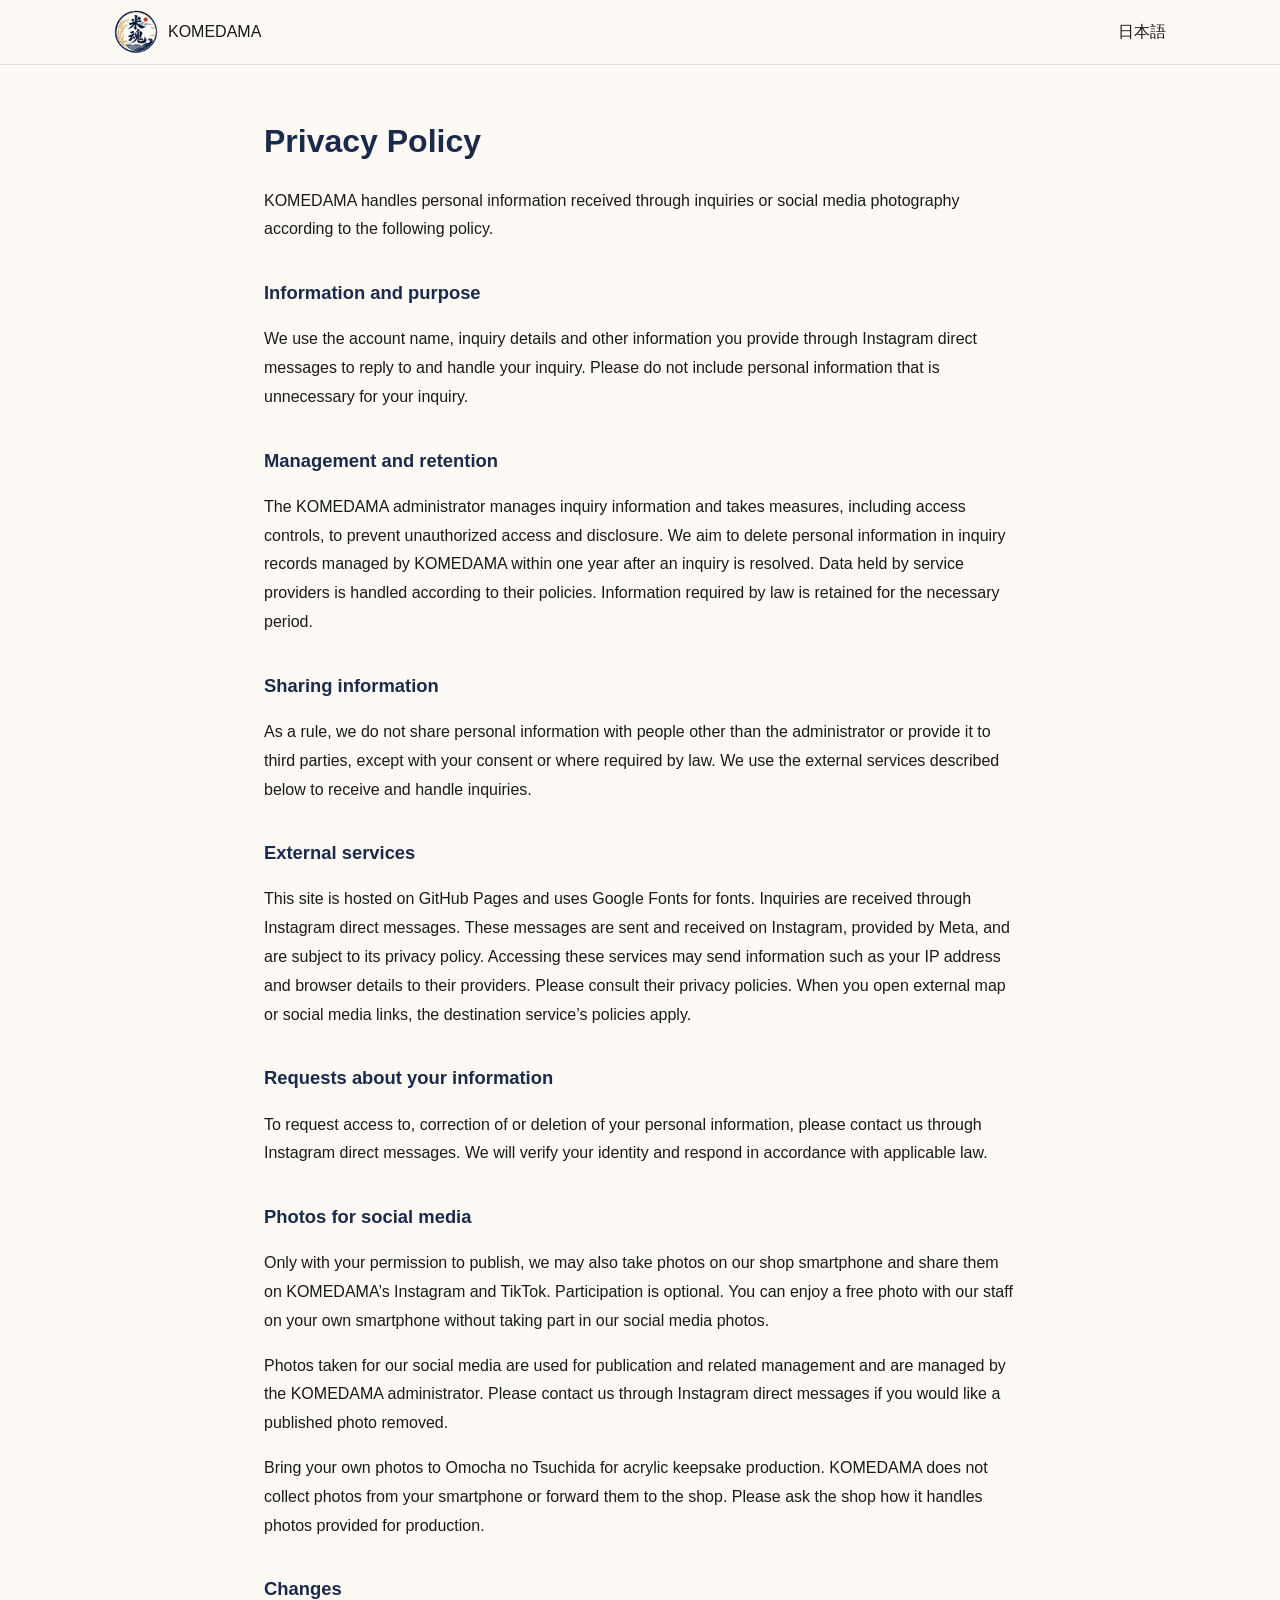
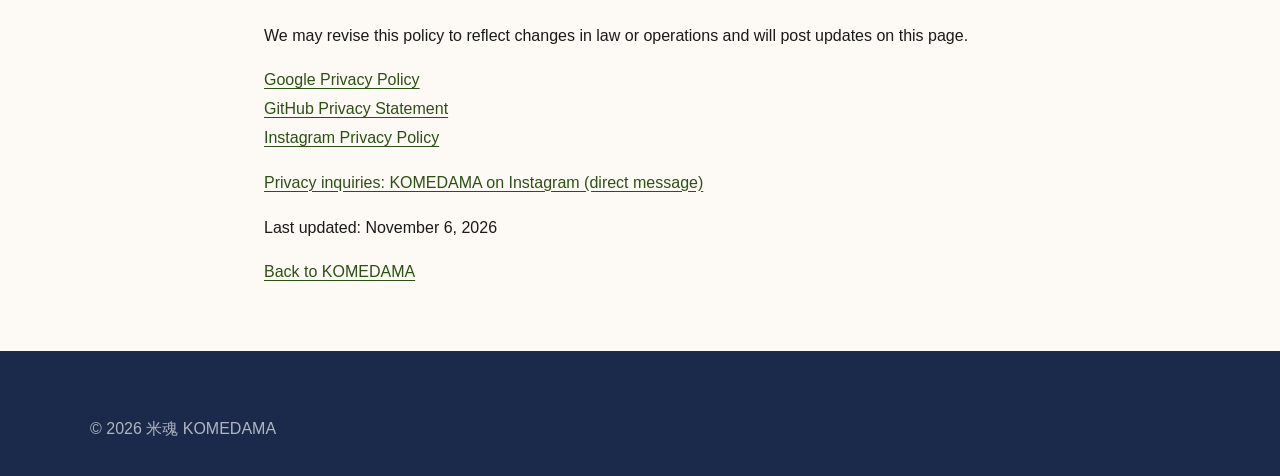
<file: en/privacy.html>
<!DOCTYPE html>
<html lang="en">
<head>
  <meta charset="UTF-8">
  <meta name="viewport" content="width=device-width, initial-scale=1.0">
  <title>Privacy Policy | 米魂 KOMEDAMA</title>
  <meta name="description" content="KOMEDAMA handles personal information received through inquiries or social media photography according to the following policy.">
  <link rel="stylesheet" href="../style.css">
  <link rel="alternate" hreflang="ja" href="../ja/privacy.html">
  <link rel="alternate" hreflang="en" href="../en/privacy.html">
</head>
<body>
  <header class="site-header"><div class="header-inner">
    <a href="./" class="logo"><img src="../images/logo/logo256px.png" width="44" height="44" alt="米魂 KOMEDAMA"><span>KOMEDAMA</span></a>
    <a href="../ja/privacy.html" lang="ja">日本語</a>
  </div></header>
  <main class="policy-content">
    <h1>Privacy Policy</h1>
    <p>KOMEDAMA handles personal information received through inquiries or social media photography according to the following policy.</p>
    <section><h2>Information and purpose</h2><p>We use the account name, inquiry details and other information you provide through Instagram direct messages to reply to and handle your inquiry. Please do not include personal information that is unnecessary for your inquiry.</p></section>
<section><h2>Management and retention</h2><p>The KOMEDAMA administrator manages inquiry information and takes measures, including access controls, to prevent unauthorized access and disclosure. We aim to delete personal information in inquiry records managed by KOMEDAMA within one year after an inquiry is resolved. Data held by service providers is handled according to their policies. Information required by law is retained for the necessary period.</p></section>
<section><h2>Sharing information</h2><p>As a rule, we do not share personal information with people other than the administrator or provide it to third parties, except with your consent or where required by law. We use the external services described below to receive and handle inquiries.</p></section>
<section><h2>External services</h2><p>This site is hosted on GitHub Pages and uses Google Fonts for fonts. Inquiries are received through Instagram direct messages. These messages are sent and received on Instagram, provided by Meta, and are subject to its privacy policy. Accessing these services may send information such as your IP address and browser details to their providers. Please consult their privacy policies. When you open external map or social media links, the destination service’s policies apply.</p></section>
<section><h2>Requests about your information</h2><p>To request access to, correction of or deletion of your personal information, please contact us through Instagram direct messages. We will verify your identity and respond in accordance with applicable law.</p></section>
<section id="photos"><h2>Photos for social media</h2><p>Only with your permission to publish, we may also take photos on our shop smartphone and share them on KOMEDAMA’s Instagram and TikTok. Participation is optional. You can enjoy a free photo with our staff on your own smartphone without taking part in our social media photos.</p><p>Photos taken for our social media are used for publication and related management and are managed by the KOMEDAMA administrator. Please contact us through Instagram direct messages if you would like a published photo removed.</p><p>Bring your own photos to Omocha no Tsuchida for acrylic keepsake production. KOMEDAMA does not collect photos from your smartphone or forward them to the shop. Please ask the shop how it handles photos provided for production.</p></section>
<section><h2>Changes</h2><p>We may revise this policy to reflect changes in law or operations and will post updates on this page.</p></section>
    <ul class="policy-services">
      <li><a href="https://policies.google.com/privacy" target="_blank" rel="noopener noreferrer">Google Privacy Policy</a></li>
      <li><a href="https://docs.github.com/en/site-policy/privacy-policies/github-general-privacy-statement" target="_blank" rel="noopener noreferrer">GitHub Privacy Statement</a></li>
      <li><a href="https://privacycenter.instagram.com/policy/" target="_blank" rel="noopener noreferrer">Instagram Privacy Policy</a></li>
    </ul>
    <p><a href="https://www.instagram.com/onigiri.komedama/" target="_blank" rel="noopener noreferrer">Privacy inquiries: KOMEDAMA on Instagram (direct message)</a></p>
    <p>Last updated: November 6, 2026</p>
    <p><a href="./">Back to KOMEDAMA</a></p>
  </main>
  <footer class="site-footer"><div class="footer-inner">© 2026 米魂 KOMEDAMA</div></footer>
</body>
</html>
</file>
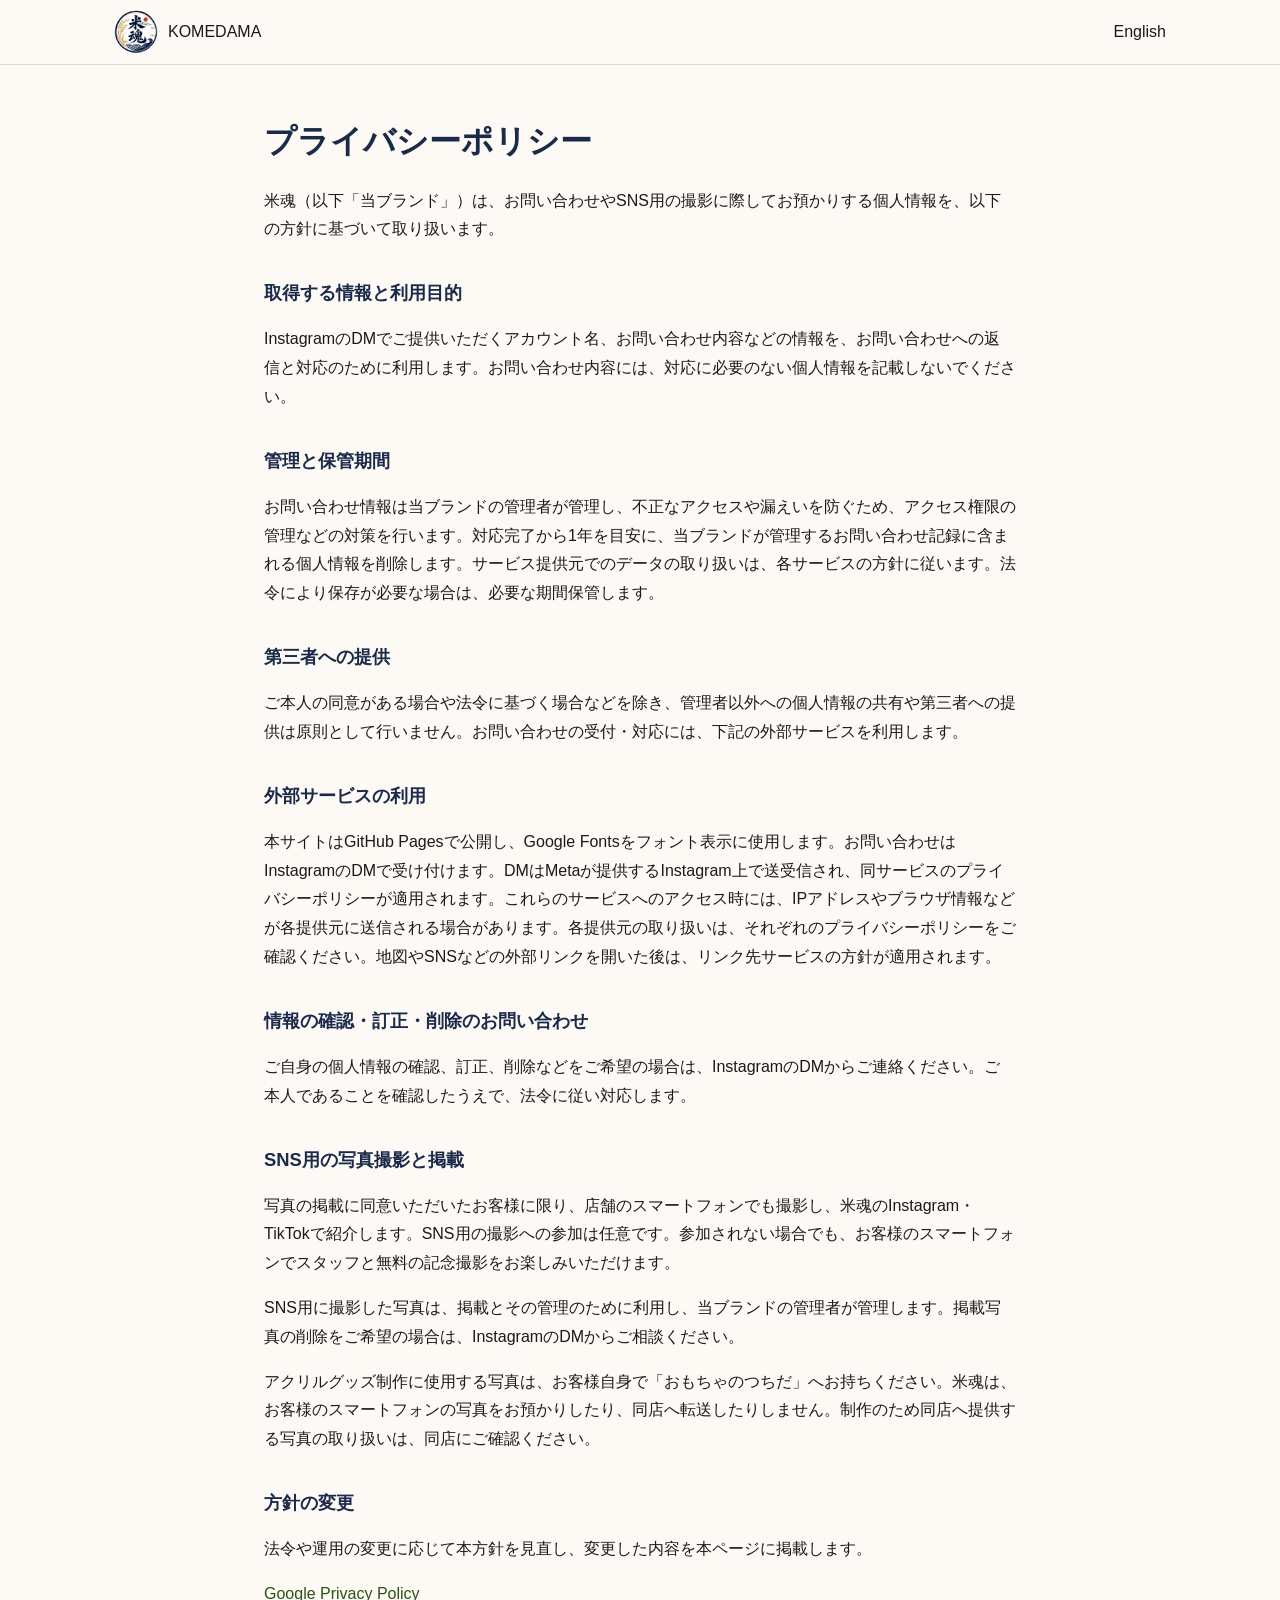
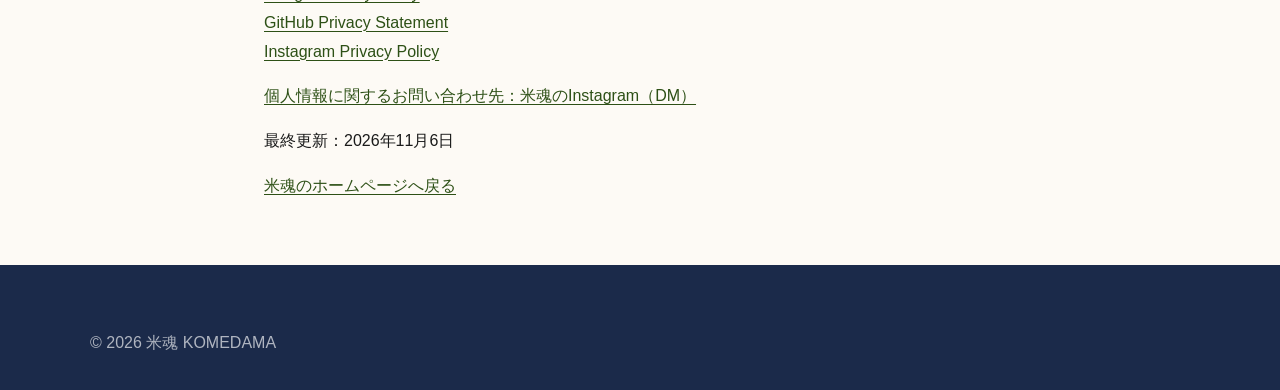
<file: ja/privacy.html>
<!DOCTYPE html>
<html lang="ja">
<head>
  <meta charset="UTF-8">
  <meta name="viewport" content="width=device-width, initial-scale=1.0">
  <title>プライバシーポリシー | 米魂 KOMEDAMA</title>
  <meta name="description" content="米魂（以下「当ブランド」）は、お問い合わせやSNS用の撮影に際してお預かりする個人情報を、以下の方針に基づいて取り扱います。">
  <link rel="stylesheet" href="../style.css">
  <link rel="alternate" hreflang="ja" href="../ja/privacy.html">
  <link rel="alternate" hreflang="en" href="../en/privacy.html">
</head>
<body>
  <header class="site-header"><div class="header-inner">
    <a href="./" class="logo"><img src="../images/logo/logo256px.png" width="44" height="44" alt="米魂 KOMEDAMA"><span>KOMEDAMA</span></a>
    <a href="../en/privacy.html" lang="en">English</a>
  </div></header>
  <main class="policy-content">
    <h1>プライバシーポリシー</h1>
    <p>米魂（以下「当ブランド」）は、お問い合わせやSNS用の撮影に際してお預かりする個人情報を、以下の方針に基づいて取り扱います。</p>
    <section><h2>取得する情報と利用目的</h2><p>InstagramのDMでご提供いただくアカウント名、お問い合わせ内容などの情報を、お問い合わせへの返信と対応のために利用します。お問い合わせ内容には、対応に必要のない個人情報を記載しないでください。</p></section>
<section><h2>管理と保管期間</h2><p>お問い合わせ情報は当ブランドの管理者が管理し、不正なアクセスや漏えいを防ぐため、アクセス権限の管理などの対策を行います。対応完了から1年を目安に、当ブランドが管理するお問い合わせ記録に含まれる個人情報を削除します。サービス提供元でのデータの取り扱いは、各サービスの方針に従います。法令により保存が必要な場合は、必要な期間保管します。</p></section>
<section><h2>第三者への提供</h2><p>ご本人の同意がある場合や法令に基づく場合などを除き、管理者以外への個人情報の共有や第三者への提供は原則として行いません。お問い合わせの受付・対応には、下記の外部サービスを利用します。</p></section>
<section><h2>外部サービスの利用</h2><p>本サイトはGitHub Pagesで公開し、Google Fontsをフォント表示に使用します。お問い合わせはInstagramのDMで受け付けます。DMはMetaが提供するInstagram上で送受信され、同サービスのプライバシーポリシーが適用されます。これらのサービスへのアクセス時には、IPアドレスやブラウザ情報などが各提供元に送信される場合があります。各提供元の取り扱いは、それぞれのプライバシーポリシーをご確認ください。地図やSNSなどの外部リンクを開いた後は、リンク先サービスの方針が適用されます。</p></section>
<section><h2>情報の確認・訂正・削除のお問い合わせ</h2><p>ご自身の個人情報の確認、訂正、削除などをご希望の場合は、InstagramのDMからご連絡ください。ご本人であることを確認したうえで、法令に従い対応します。</p></section>
<section id="photos"><h2>SNS用の写真撮影と掲載</h2><p>写真の掲載に同意いただいたお客様に限り、店舗のスマートフォンでも撮影し、米魂のInstagram・TikTokで紹介します。SNS用の撮影への参加は任意です。参加されない場合でも、お客様のスマートフォンでスタッフと無料の記念撮影をお楽しみいただけます。</p><p>SNS用に撮影した写真は、掲載とその管理のために利用し、当ブランドの管理者が管理します。掲載写真の削除をご希望の場合は、InstagramのDMからご相談ください。</p><p>アクリルグッズ制作に使用する写真は、お客様自身で「おもちゃのつちだ」へお持ちください。米魂は、お客様のスマートフォンの写真をお預かりしたり、同店へ転送したりしません。制作のため同店へ提供する写真の取り扱いは、同店にご確認ください。</p></section>
<section><h2>方針の変更</h2><p>法令や運用の変更に応じて本方針を見直し、変更した内容を本ページに掲載します。</p></section>
    <ul class="policy-services">
      <li><a href="https://policies.google.com/privacy" target="_blank" rel="noopener noreferrer">Google Privacy Policy</a></li>
      <li><a href="https://docs.github.com/en/site-policy/privacy-policies/github-general-privacy-statement" target="_blank" rel="noopener noreferrer">GitHub Privacy Statement</a></li>
      <li><a href="https://privacycenter.instagram.com/policy/" target="_blank" rel="noopener noreferrer">Instagram Privacy Policy</a></li>
    </ul>
    <p><a href="https://www.instagram.com/onigiri.komedama/" target="_blank" rel="noopener noreferrer">個人情報に関するお問い合わせ先：米魂のInstagram（DM）</a></p>
    <p>最終更新：2026年11月6日</p>
    <p><a href="./">米魂のホームページへ戻る</a></p>
  </main>
  <footer class="site-footer"><div class="footer-inner">© 2026 米魂 KOMEDAMA</div></footer>
</body>
</html>
</file>
<file: style.css>
/* ============================================================
   米魂 KOMEDAMA - スタイルシート
   style.css

   目次
   1.  カラー・変数定義
   2.  リセット・基本設定
   3.  ヘッダー
   4.  スマホメニュー
   5.  ヒーローセクション
   6.  セクション共通
   7.  コンセプトセクション
   8.  商品紹介セクション
   9.  オンラインショップ（BASE）CTAセクション
   10. 出店情報セクション
   11. SNSセクション
   12. お問い合わせセクション
   13. フッター
   14. ページトップボタン
   15. アニメーション
   16. レスポンシブ（スマホ対応）
   ============================================================ */


/* ============================================================
   1. カラー・変数定義
   色を変更する場合はここだけ編集すればOKです
   ============================================================ */
:root {
  /* ベースカラー */
  --white:      #FDFAF5;   /* 白（生成り白） */
  --cream:      #F5EFE0;   /* クリーム */
  --cream-dark: #EDE4CE;   /* 濃いクリーム */

  /* テキストカラー */
  --ink:        #1A1A1A;   /* メインテキスト（ほぼ黒） */
  --ink-soft:   #3D3530;   /* サブテキスト（茶がかった黒） */
  --gray:       #8C8070;   /* 補足テキスト（グレー） */

  /* アクセントカラー */
  --red:        #C0392B;   /* 赤（日の丸・強調） */
  --red-light:  #E74C3C;   /* 赤（ホバー時） */
  --green:      #2D5016;   /* 深緑（メインアクセント） */
  --green-mid:  #3A6B1E;   /* 緑（ホバー時） */
  --green-light:#5A8A32;   /* 薄緑 */
  --gold:       #B8860B;   /* ゴールド（装飾） */
  --navy:       #1B2A4A;   /* 紺（見出し・フッター） */

  /* ボーダー・シャドウ */
  --border:  rgba(45, 80, 22, 0.15);
  --shadow:  rgba(27, 42, 74, 0.08);
}


/* ============================================================
   2. リセット・基本設定
   ============================================================ */
*,
*::before,
*::after {
  box-sizing: border-box;
  margin: 0;
  padding: 0;
}

html {
  scroll-behavior: smooth; /* アンカーリンクをなめらかにスクロール */
  font-size: 16px;
}

body {
  font-family: 'Noto Sans JP', sans-serif;
  background-color: var(--white);
  color: var(--ink);
  line-height: 1.8;
  overflow-x: hidden; /* 横スクロールを防ぐ */
}

img {
  max-width: 100%;
  height: auto;
  display: block;
}

a {
  text-decoration: none;
  color: inherit;
}

ul {
  list-style: none;
}


/* ============================================================
   3. ヘッダー
   ============================================================ */
.site-header {
  position: sticky;  /* スクロールしても上部に固定 */
  top: 0;
  z-index: 100;
  background: rgba(253, 250, 245, 0.96);
  backdrop-filter: blur(12px); /* すりガラス効果 */
  border-bottom: 1px solid var(--border);
}

.header-inner {
  max-width: 1100px;
  margin: 0 auto;
  padding: 0 24px;
  display: flex;
  align-items: center;
  justify-content: space-between;
  height: 64px;
}

/* ロゴ */
.logo {
  display: flex;
  align-items: center;
  gap: 10px;
}

.logo img {
  width: 44px;
  height: 44px;
  border-radius: 50%;
  object-fit: cover;
}

.logo-text {
  display: flex;
  flex-direction: column;
  line-height: 1.15;
}

.logo-ja {
  font-family: 'Shippori Mincho', serif;
  font-size: 1.2rem;
  font-weight: 800;
  color: var(--navy);
  letter-spacing: 0.05em;
}

.logo-en {
  font-size: 0.6rem;
  letter-spacing: 0.22em;
  color: var(--green);
  font-weight: 500;
}

/* PCナビゲーション */
.nav-list {
  display: flex;
  gap: 28px;
  align-items: center;
}

.nav-list a {
  font-size: 0.82rem;
  letter-spacing: 0.08em;
  color: var(--ink-soft);
  font-weight: 500;
  position: relative;
  padding-bottom: 2px;
  transition: color 0.25s;
}

/* ホバー時に下線アニメーション */
.nav-list a::after {
  content: '';
  position: absolute;
  bottom: 0;
  left: 0;
  width: 0;
  height: 1.5px;
  background: var(--green);
  transition: width 0.3s;
}

.nav-list a:hover {
  color: var(--green);
}

.nav-list a:hover::after {
  width: 100%;
}

/* Amazon購入ボタン（ヘッダー内） */
.nav-cta {
  background: var(--red) !important;
  color: var(--white) !important;
  padding: 7px 18px !important;
  border-radius: 3px;
  font-size: 0.78rem !important;
  letter-spacing: 0.12em !important;
  transition: background 0.25s !important;
}

.nav-cta:hover {
  background: var(--red-light) !important;
}

.nav-cta::after {
  display: none !important; /* 下線アニメーションは不要 */
}

/* ハンバーガーボタン（スマホのみ表示） */
.hamburger {
  display: none;
  flex-direction: column;
  gap: 5px;
  cursor: pointer;
  padding: 6px;
  background: none;
  border: none;
}

.hamburger span {
  display: block;
  width: 24px;
  height: 2px;
  background: var(--ink);
  border-radius: 2px;
  transition: all 0.3s;
}


/* ============================================================
   4. スマホメニュー（全画面オーバーレイ）
   ============================================================ */
.mobile-nav {
  display: none;
  position: fixed;
  inset: 0;
  z-index: 200;
  background: rgba(253, 250, 245, 0.98);
  flex-direction: column;
  align-items: center;
  justify-content: center;
  gap: 36px;
}

/* .open クラスがついたら表示（script.jsで制御） */
.mobile-nav.open {
  display: flex;
}

.mobile-nav a {
  font-family: 'Shippori Mincho', serif;
  font-size: 1.5rem;
  color: var(--navy);
  letter-spacing: 0.1em;
  transition: color 0.2s;
}

.mobile-nav a:hover {
  color: var(--green);
}

.mobile-close {
  position: absolute;
  top: 20px;
  right: 24px;
  font-size: 1.8rem;
  cursor: pointer;
  color: var(--ink-soft);
  background: none;
  border: none;
  line-height: 1;
}


/* ============================================================
   5. ヒーローセクション
   ============================================================ */
.hero {
  position: relative;
  min-height: 90vh;
  display: flex;
  align-items: center;
  overflow: hidden;
  background: var(--cream);
}

/* 背景グラデーション装飾 */
.hero-bg {
  position: absolute;
  inset: 0;
  background-image:
    radial-gradient(circle at 75% 20%, rgba(45, 80, 22, 0.07) 0%, transparent 50%),
    radial-gradient(circle at 10% 75%, rgba(192, 57, 43, 0.05) 0%, transparent 40%);
}

/* 下部の波形装飾 */
.hero-wave {
  position: absolute;
  bottom: 0;
  left: 0;
  right: 0;
  height: 120px;
  overflow: hidden;
}

.hero-wave svg {
  width: 100%;
  height: 100%;
}

/* ヒーロー内部レイアウト（2カラム） */
.hero-inner {
  position: relative;
  z-index: 1;
  max-width: 1100px;
  margin: 0 auto;
  padding: 80px 24px;
  display: grid;
  grid-template-columns: 1fr 1fr;
  gap: 64px;
  align-items: center;
}

/* バッジ（緑のラベル） */
.hero-badge {
  display: inline-flex;
  align-items: center;
  gap: 8px;
  background: var(--green);
  color: var(--white);
  font-size: 0.68rem;
  letter-spacing: 0.2em;
  padding: 5px 16px;
  border-radius: 2px;
  margin-bottom: 28px;
}

.hero-badge::before {
  content: '';
  width: 6px;
  height: 6px;
  background: #9ECC5A;
  border-radius: 50%;
}

/* キャッチコピー */
.hero-title {
  font-family: 'Shippori Mincho', serif;
  font-size: clamp(2.2rem, 5.5vw, 3.8rem); /* 画面幅に応じて自動調整 */
  font-weight: 800;
  color: var(--navy);
  line-height: 1.3;
  letter-spacing: 0.03em;
  margin-bottom: 12px;
}

.hero-title .accent {
  color: var(--red);
}

.hero-subtitle {
  font-family: 'Noto Serif JP', serif;
  font-size: 0.9rem;
  color: var(--gray);
  letter-spacing: 0.15em;
  margin-bottom: 24px;
  font-weight: 300;
}

.hero-desc {
  font-size: 0.88rem;
  color: var(--ink-soft);
  line-height: 2.1;
  margin-bottom: 40px;
  max-width: 420px;
}

/* CTAボタン群 */
.hero-actions {
  display: flex;
  gap: 14px;
  flex-wrap: wrap;
}

/* 共通ボタンスタイル */
.btn-primary {
  background: var(--green);
  color: var(--white);
  padding: 14px 32px;
  font-size: 0.85rem;
  letter-spacing: 0.14em;
  border-radius: 3px;
  font-weight: 500;
  transition: all 0.3s;
  display: inline-flex;
  align-items: center;
  gap: 6px;
}

.btn-primary:hover {
  background: var(--green-mid);
  transform: translateY(-2px);
  box-shadow: 0 8px 24px rgba(45, 80, 22, 0.25);
}

.btn-secondary {
  border: 1.5px solid var(--navy);
  color: var(--navy);
  padding: 13px 28px;
  font-size: 0.85rem;
  letter-spacing: 0.14em;
  border-radius: 3px;
  font-weight: 500;
  transition: all 0.3s;
}

.btn-secondary:hover {
  background: var(--navy);
  color: var(--white);
}

/* 食イメージビジュアルエリア */
.hero-visual {
  display: flex;
  justify-content: center;
  align-items: center;
  position: relative;
}

.hero-image-wrap {
  position: relative;
  width: 512px;
  height: 512px;
  border-radius: 8px;
  overflow: hidden;
  box-shadow: 0 20px 60px rgba(27, 42, 74, 0.2);
  margin: 0 auto;
}

/* 食の画像 */
.hero-food-img {
  width: 512px;
  height: 512px;
  object-fit: cover;
  object-position: center;
  display: block;
  transition: transform 8s ease;
}

.hero-image-wrap:hover .hero-food-img {
  transform: scale(1.04); /* ゆっくりズームイン */
}

/* 画像の上にうっすらオーバーレイ（和の雰囲気を出す）*/
.hero-image-overlay {
  position: absolute;
  inset: 0;
  background: linear-gradient(
    135deg,
    rgba(27, 42, 74, 0.15) 0%,
    rgba(45, 80, 22, 0.1) 100%
  );
  pointer-events: none;
}

/* フローティングタグ */
.hero-tag {
  position: absolute;
  background: rgba(253, 250, 245, 0.95);
  border: 1px solid var(--border);
  padding: 8px 14px;
  border-radius: 40px;
  font-size: 0.7rem;
  color: var(--ink-soft);
  letter-spacing: 0.08em;
  box-shadow: 0 4px 16px var(--shadow);
  display: flex;
  align-items: center;
  gap: 6px;
  backdrop-filter: blur(4px);
}

.hero-tag-1 { bottom: 24px; left: 20px; }
.hero-tag-2 { top: 20px;    right: 20px; }

.dot {
  width: 8px;
  height: 8px;
  border-radius: 50%;
}

.dot-red   { background: var(--red); }
.dot-green { background: var(--green-light); }


/* ============================================================
   6. セクション共通スタイル
   ============================================================ */
section {
  position: relative;
  z-index: 1;
}

.section-header {
  text-align: center;
  margin-bottom: 56px;
}

/* セクションラベル（英語小文字）*/
.section-label {
  font-size: 0.68rem;
  letter-spacing: 0.28em;
  color: var(--green);
  font-weight: 500;
  text-transform: uppercase;
  display: block;
  margin-bottom: 14px;
}

/* セクションタイトル */
.section-title {
  font-family: 'Shippori Mincho', serif;
  font-size: clamp(1.6rem, 4vw, 2.4rem);
  font-weight: 800;
  color: var(--navy);
  letter-spacing: 0.05em;
  line-height: 1.3;
}

.section-title .acc {
  color: var(--red);
}

/* セクション説明文 */
.section-desc {
  margin-top: 16px;
  font-size: 0.86rem;
  color: var(--gray);
  max-width: 480px;
  margin-left: auto;
  margin-right: auto;
  line-height: 2.1;
}

/* タイトル下のアクセントライン */
.divider {
  width: 40px;
  height: 2px;
  background: linear-gradient(to right, var(--green), var(--gold));
  margin: 16px auto 0;
}

.divider-shop {
  background: linear-gradient(to right, var(--green), var(--gold));
}


/* ============================================================
   7. コンセプトセクション
   ============================================================ */
.concept {
  padding: 100px 24px;
  background: var(--white);
}

.concept-inner {
  max-width: 960px;
  margin: 0 auto;
}

.concept-grid {
  display: grid;
  grid-template-columns: repeat(3, 1fr);
  gap: 2px; /* カード間の隙間（区切り線のように見える）*/
  margin-top: 56px;
}

.concept-card {
  background: var(--cream);
  padding: 48px 32px;
  text-align: center;
  position: relative;
  overflow: hidden;
  transition: transform 0.3s;
}

.concept-card:hover {
  transform: translateY(-4px);
}

/* ホバー時に下部に緑ライン */
.concept-card::after {
  content: '';
  position: absolute;
  bottom: 0;
  left: 0;
  right: 0;
  height: 3px;
  background: var(--green);
  transform: scaleX(0);
  transition: transform 0.4s;
  transform-origin: left;
}

.concept-card:hover::after {
  transform: scaleX(1);
}

.concept-icon {
  font-size: 2.4rem;
  margin-bottom: 20px;
  display: block;
}

.concept-card h3 {
  font-family: 'Shippori Mincho', serif;
  font-size: 1.1rem;
  font-weight: 600;
  color: var(--navy);
  margin-bottom: 12px;
  letter-spacing: 0.06em;
}

.concept-card p {
  font-size: 0.82rem;
  color: var(--gray);
  line-height: 1.95;
}


/* ============================================================
   8. 商品紹介セクション
   ============================================================ */
.products {
  padding: 100px 24px;
  background: var(--cream);
}

.products-inner {
  max-width: 1100px;
  margin: 0 auto;
}

.products-grid {
  display: grid;
  grid-template-columns: repeat(3, 1fr);
  gap: 24px;
}

.products-grid-two {
  grid-template-columns: repeat(2, minmax(0, 1fr));
}

.product-photo-placeholder {
  min-height: 120px;
  display: flex;
  align-items: center;
  justify-content: center;
  padding: 24px;
  background: var(--cream-dark);
  color: var(--ink-soft);
  font-size: 0.85rem;
  text-align: center;
}

.hero-image-note {
  position: absolute;
  bottom: 0;
  width: 100%;
  padding: 10px 16px;
  background: rgba(27, 42, 74, 0.85);
  color: var(--white);
  font-size: 0.75rem;
  text-align: center;
}

.stall-details {
  padding: 32px;
  background: var(--cream);
  border-radius: 4px;
}

.stall-details dl > div {
  display: grid;
  grid-template-columns: 140px minmax(0, 1fr);
  gap: 20px;
  padding: 16px 0;
  border-bottom: 1px solid var(--border);
}

.stall-details dt { font-weight: 600; color: var(--navy); }
.stall-details dd { overflow-wrap: anywhere; }

.location-map-link, .contact-help { margin-top: 20px; }
.location-map-link a, .contact-help a, .policy-content a {
  color: var(--green);
  text-decoration: underline;
  text-underline-offset: 0.2em;
}
.location-map-note { margin-top: 12px; font-size: 0.85rem; color: var(--ink-soft); }
.contact-help:last-of-type { margin-bottom: 24px; }
.policy-content { max-width: 800px; padding: 48px 24px 64px; margin: 0 auto; overflow-wrap: anywhere; }
.policy-content h1 { color: var(--navy); font-size: clamp(1.5rem, 5vw, 2rem); }
.policy-content h2 { font-size: 1.15rem; color: var(--navy); margin-top: 32px; }
.policy-content p, .policy-services { margin-top: 16px; }

.experience-details, .seaweed-note {
  margin-top: 32px;
  padding: 32px;
  background: var(--cream);
  border-radius: 4px;
}
.experience-details h3, .experience-photo-note h3, .seaweed-note h3 {
  color: var(--navy);
  font-size: 1.1rem;
}
.experience-details ol { padding-left: 1.5em; margin-top: 20px; }
.experience-details li + li { margin-top: 12px; }
.experience-details p, .experience-photo-note p, .seaweed-note p { margin-top: 16px; }
.experience-photo-note { margin-top: 32px; }
.experience-photo-note a { color: var(--green); text-decoration: underline; text-underline-offset: 0.2em; }
.seaweed-note { background: var(--white); }
#photos { scroll-margin-top: 90px; }

.product-card {
  background: var(--white);
  border-radius: 4px;
  overflow: hidden;
  box-shadow: 0 2px 20px var(--shadow);
  transition: all 0.35s;
}

.product-card:hover {
  transform: translateY(-6px);
  box-shadow: 0 16px 40px rgba(27, 42, 74, 0.12);
}

/* 商品画像エリア */
.product-img {
  height: 200px;
  background: var(--cream-dark);
  display: flex;
  align-items: center;
  justify-content: center;
  font-size: 4.5rem;
  position: relative;
  overflow: hidden;
}

/* 画像を使う場合のスタイル */
.product-img img {
  width: 100%;
  height: 100%;
  object-fit: cover;
}

.product-img::after {
  content: '';
  position: absolute;
  inset: 0;
  background: linear-gradient(to bottom, transparent 60%, rgba(27, 42, 74, 0.06));
}

/* 商品バッジ（「人気No.1」など）*/
.product-badge {
  position: absolute;
  top: 12px;
  left: 12px;
  background: var(--red);
  color: var(--white);
  font-size: 0.65rem;
  letter-spacing: 0.12em;
  padding: 3px 10px;
  border-radius: 2px;
  z-index: 1;
}

.product-body {
  padding: 24px;
}

.product-tag {
  font-size: 0.68rem;
  color: var(--green);
  letter-spacing: 0.15em;
  text-transform: uppercase;
  margin-bottom: 8px;
  font-weight: 500;
}

.product-name {
  font-family: 'Shippori Mincho', serif;
  font-size: 1.1rem;
  font-weight: 600;
  color: var(--navy);
  margin-bottom: 10px;
  letter-spacing: 0.04em;
}

.product-desc {
  font-size: 0.79rem;
  color: var(--gray);
  line-height: 1.9;
  margin-bottom: 20px;
}

/* オンラインショップへのリンク */
.product-link {
  display: inline-flex;
  align-items: center;
  gap: 6px;
  font-size: 0.78rem;
  color: var(--green);
  font-weight: 500;
  letter-spacing: 0.1em;
  transition: gap 0.25s;
}

.product-link:hover {
  gap: 10px;
}

.product-link::after {
  content: '→';
}


/* ============================================================
   9. オンラインショップ（BASE）CTAセクション
   ============================================================ */

/* BASEショップCTAセクション */
.shop-cta {
  padding: 88px 24px;
  background: var(--navy);
  position: relative;
  overflow: hidden;
}

/* 背景に大きく「米魂」の文字（装飾）*/
.shop-cta::before {
  content: '米魂';
  position: absolute;
  font-family: 'Shippori Mincho', serif;
  font-size: 18rem;
  font-weight: 800;
  color: rgba(255, 255, 255, 0.025);
  top: -30px;
  right: -10px;
  line-height: 1;
  pointer-events: none;
  user-select: none;
}

.shop-inner {
  max-width: 700px;
  margin: 0 auto;
  text-align: center;
  position: relative;
  z-index: 1;
}

/* 紺バック用テキスト色 */
.shop-inner .section-label { color: #9ECC5A; }
.shop-inner .section-title { color: var(--white); }
.shop-inner .section-desc  { color: rgba(255, 255, 255, 0.58); }

/* ボタン群 */
.shop-cta-btns {
  display: flex;
  gap: 16px;
  justify-content: center;
  flex-wrap: wrap;
  margin-top: 36px;
}

/* BASEボタン（メイン）*/
.base-btn {
  display: inline-flex;
  align-items: center;
  gap: 10px;
  background: var(--green);
  color: var(--white);
  padding: 16px 40px;
  border-radius: 4px;
  font-weight: 700;
  font-size: 0.92rem;
  letter-spacing: 0.08em;
  transition: all 0.3s;
}

.base-btn:hover {
  background: var(--green-mid);
  transform: translateY(-2px);
  box-shadow: 0 8px 32px rgba(45, 80, 22, 0.4);
}

.base-logo {
  font-weight: 900;
  font-size: 1rem;
  letter-spacing: 0.06em;
}

/* Amazonボタン（サブ）*/
.amz-btn {
  display: inline-flex;
  align-items: center;
  gap: 10px;
  background: rgba(255, 255, 255, 0.08);
  color: rgba(255, 255, 255, 0.75);
  border: 1.5px solid rgba(255, 255, 255, 0.2);
  padding: 15px 28px;
  border-radius: 4px;
  font-weight: 500;
  font-size: 0.85rem;
  letter-spacing: 0.08em;
  transition: all 0.3s;
  font-style: italic;
}

.amz-btn:hover {
  background: rgba(255, 255, 255, 0.15);
  color: var(--white);
  border-color: rgba(255, 255, 255, 0.4);
}

/* 注釈テキスト */
.shop-note {
  margin-top: 20px;
  font-size: 0.72rem;
  color: rgba(255, 255, 255, 0.35);
  letter-spacing: 0.06em;
}


/* ============================================================
   10. 出店情報セクション
   ============================================================ */
.locations {
  padding: 100px 24px;
  background: var(--white);
}

.locations-inner {
  max-width: 880px;
  margin: 0 auto;
}

.locations-list {
  display: flex;
  flex-direction: column;
  gap: 2px;
  margin-top: 56px;
}

.location-item {
  display: grid;
  grid-template-columns: 110px 1fr auto;
  align-items: center;
  gap: 24px;
  padding: 28px 32px;
  background: var(--cream);
  transition: background 0.25s;
}

.location-item:hover {
  background: var(--cream-dark);
}

/* 日付表示 */
.location-date { text-align: center; }

.location-month {
  font-size: 0.68rem;
  color: var(--green);
  letter-spacing: 0.15em;
  text-transform: uppercase;
  font-weight: 500;
}

.location-day {
  font-family: 'Shippori Mincho', serif;
  font-size: 2.4rem;
  font-weight: 800;
  color: var(--navy);
  line-height: 1;
}

.location-dow {
  font-size: 0.68rem;
  color: var(--gray);
}

/* 出店情報テキスト */
.location-info h3 {
  font-family: 'Shippori Mincho', serif;
  font-size: 1rem;
  color: var(--navy);
  font-weight: 600;
  margin-bottom: 4px;
}

.location-info p {
  font-size: 0.79rem;
  color: var(--gray);
  line-height: 1.8;
}

/* バッジ（移動販売 / マーケット） */
.loc-badge {
  font-size: 0.67rem;
  padding: 4px 12px;
  border-radius: 2px;
  letter-spacing: 0.1em;
  font-weight: 500;
  white-space: nowrap;
}

.badge-truck  { background: var(--green); color: var(--white); }
.badge-market { background: var(--gold);  color: var(--white); }

.loc-note {
  text-align: center;
  margin-top: 28px;
  font-size: 0.78rem;
  color: var(--gray);
}


/* ============================================================
   11. SNSセクション
   ============================================================ */
.sns {
  padding: 80px 24px;
  background: var(--cream);
  text-align: center;
}

.sns-inner {
  max-width: 580px;
  margin: 0 auto;
}

.sns-title {
  font-size: clamp(1.4rem, 3.5vw, 2rem) !important;
}

.sns-links {
  display: flex;
  gap: 14px;
  justify-content: center;
  margin-top: 36px;
  flex-wrap: wrap;
}

.sns-btn {
  display: inline-flex;
  align-items: center;
  gap: 8px;
  padding: 12px 26px;
  border-radius: 3px;
  font-size: 0.82rem;
  font-weight: 500;
  letter-spacing: 0.1em;
  transition: all 0.3s;
  border: 1.5px solid transparent;
}

.sns-ig {
  background: linear-gradient(135deg, #833ab4, #fd1d1d, #fcb045);
  color: var(--white);
}

.sns-ig:hover {
  opacity: 0.85;
  transform: translateY(-2px);
}

.sns-line {
  background: #00B900;
  color: var(--white);
}

.sns-line:hover {
  background: #00A000;
  transform: translateY(-2px);
}

.sns-x {
  border-color: var(--ink);
  color: var(--ink);
}

.sns-x:hover {
  background: var(--ink);
  color: var(--white);
}


/* ============================================================
   12. お問い合わせセクション
   ============================================================ */
.contact {
  padding: 100px 24px;
  background: var(--white);
}

.contact-inner {
  max-width: 640px;
  margin: 0 auto;
}

.contact-actions {
  margin-top: 32px;
  text-align: center;
}

.contact-note {
  text-align: center;
  font-size: 0.74rem;
  color: var(--gray);
  line-height: 1.9;
  margin-top: 20px;
}


/* ============================================================
   13. フッター
   ============================================================ */
.site-footer {
  background: var(--navy);
  color: rgba(255, 255, 255, 0.65);
  padding: 64px 24px 32px;
}

.footer-inner {
  max-width: 1100px;
  margin: 0 auto;
}

.footer-top {
  display: grid;
  grid-template-columns: 1.6fr 1fr 1fr;
  gap: 48px;
  padding-bottom: 48px;
  border-bottom: 1px solid rgba(255, 255, 255, 0.1);
}

/* フッター内ロゴ */
.footer-brand .logo-ja { color: var(--white); }
.footer-brand .logo-en { color: rgba(255, 255, 255, 0.45); }

.footer-tagline {
  font-size: 0.79rem;
  margin-top: 16px;
  line-height: 2.1;
  color: rgba(255, 255, 255, 0.45);
}

.footer-col h4 {
  font-size: 0.7rem;
  letter-spacing: 0.22em;
  text-transform: uppercase;
  color: rgba(255, 255, 255, 0.9);
  margin-bottom: 18px;
  font-weight: 500;
}

.footer-col ul {
  display: flex;
  flex-direction: column;
  gap: 10px;
}

.footer-col ul a {
  font-size: 0.79rem;
  color: rgba(255, 255, 255, 0.45);
  transition: color 0.25s;
}

.footer-col ul a:hover {
  color: var(--white);
}

/* フッター下部 */
.footer-bottom {
  display: flex;
  justify-content: space-between;
  align-items: center;
  padding-top: 28px;
  flex-wrap: wrap;
  gap: 12px;
}

.footer-copy {
  font-size: 0.7rem;
  color: rgba(255, 255, 255, 0.3);
  letter-spacing: 0.06em;
}

.footer-links {
  display: flex;
  gap: 20px;
}

.footer-links a {
  font-size: 0.7rem;
  color: rgba(255, 255, 255, 0.3);
  transition: color 0.25s;
}

.footer-links a:hover {
  color: rgba(255, 255, 255, 0.65);
}


/* ============================================================
   14. ページトップボタン
   ============================================================ */
.scroll-top {
  position: fixed;
  bottom: 28px;
  right: 24px;
  width: 44px;
  height: 44px;
  background: var(--green);
  color: var(--white);
  border: none;
  border-radius: 50%;
  font-size: 1.1rem;
  cursor: pointer;
  display: flex;
  align-items: center;
  justify-content: center;
  box-shadow: 0 4px 16px rgba(45, 80, 22, 0.3);
  transition: all 0.3s;
  z-index: 50;
  opacity: 0;           /* 初期は非表示 */
  pointer-events: none; /* クリック無効 */
}

/* script.jsで .visible を付与したら表示 */
.scroll-top.visible {
  opacity: 1;
  pointer-events: auto;
}

.scroll-top:hover {
  background: var(--green-mid);
  transform: translateY(-3px);
}


/* ============================================================
   15. アニメーション
   ============================================================ */

/* スクロールフェードイン */
.fade-in.reveal-ready {
  opacity: 0;
  transform: translateY(24px);
  transition: opacity 0.7s ease, transform 0.7s ease;
}

.fade-in.reveal-ready.visible {
  opacity: 1;
  transform: translateY(0);
}

/* 遅延クラス（カードを順番にフェードイン）*/
.d1 { transition-delay: 0.1s; }
.d2 { transition-delay: 0.22s; }
.d3 { transition-delay: 0.34s; }

/* ロゴリング回転 */
@keyframes spin {
  from { transform: rotate(0deg); }
  to   { transform: rotate(360deg); }
}

/* ロゴ浮遊 */
@keyframes float {
  0%, 100% { transform: translateY(0); }
  50%       { transform: translateY(-10px); }
}


/* ============================================================
   16. レスポンシブ対応（スマホファースト）
   タブレット: 900px以下
   スマホ:     640px以下
   ============================================================ */

/* タブレット以下 */
@media (max-width: 900px) {

  /* ヒーロー: 1カラムに変更 */
  .hero-inner {
    grid-template-columns: 1fr;
    text-align: center;
    gap: 40px;
    padding: 64px 20px 56px;
  }

  .hero-content { order: 2; } /* テキストを下に */
  .hero-visual  { order: 1; } /* ロゴを上に */

  .hero-desc    { margin: 0 auto 40px; }
  .hero-actions { justify-content: center; }
  .hero-image-wrap { width: 100%; height: 360px; }
  .hero-food-img { width: 100%; height: 360px; }

  /* コンセプト: 1カラムに */
  .concept-grid {
    grid-template-columns: 1fr;
  }

  /* 商品: 1カラムに */
  .products-grid {
    grid-template-columns: 1fr;
  }

  /* フォーム: 1カラムに */
  .form-row {
    grid-template-columns: 1fr;
  }

  /* フッター: 1カラムに */
  .footer-top {
    grid-template-columns: 1fr;
    gap: 32px;
  }

  /* 出店情報: バッジ非表示 */
  .location-item {
    grid-template-columns: 90px 1fr;
  }

  .loc-badge {
    display: none;
  }
}

/* スマホ */
@media (max-width: 640px) {

  html[lang="ja"] .hero-title { font-size: clamp(1.4rem, 7vw, 2.2rem); }

  .stall-details { padding: 24px; }
  .stall-details dl > div { grid-template-columns: 1fr; gap: 4px; }

  /* PCナビを非表示、ハンバーガーを表示 */
  .nav-list   { display: none; }
  .hamburger  { display: flex; }

  /* ロゴを小さく */
  .hero-image-wrap { width: 100%; height: 260px; border-radius: 6px; }
  .hero-food-img { width: 100%; height: 260px; }

  /* フローティングタグを非表示 */
  .hero-tag-1,
  .hero-tag-2 { display: none; }

  /* 出店情報: 縦並びに */
  .location-item {
    grid-template-columns: 1fr;
    gap: 8px;
    padding: 20px;
  }

  /* フッター下部: 縦並びに */
  .footer-bottom {
    flex-direction: column;
    text-align: center;
  }

  /* フォームの余白調整 */
  .concept  { padding: 64px 20px; }
  .products { padding: 64px 20px; }
  .contact  { padding: 64px 20px; }
  .locations{ padding: 64px 20px; }
}


/* ============================================================
   キャッチコピー画像
   hero-catch.png を images/common/ に置いてください
   ============================================================ */
.hero-catch-img {
  max-width: 100%;
  height: auto;
  display: block;
  margin-bottom: 4px;
}

/* 画像がない場合のフォールバック（テキスト表示）*/
.hero-catch-img[src="images/common/hero-catch.png"]::before {
  content: '日本の食を、あなたのもとへ。';
  font-family: 'Shippori Mincho', serif;
  font-size: clamp(2.2rem, 5.5vw, 3.8rem);
  font-weight: 800;
  color: var(--navy);
  display: block;
}


/* ============================================================
   Coming Soon（出店情報）
   ============================================================ */
.coming-soon {
  text-align: center;
  padding: 64px 24px;
  background: var(--cream);
  border-radius: 4px;
  margin-top: 56px;
}

.coming-soon-text {
  font-family: 'Shippori Mincho', serif;
  font-size: clamp(2.4rem, 6vw, 4rem);
  font-weight: 800;
  color: var(--navy);
  letter-spacing: 0.15em;
  margin-bottom: 16px;
}

.coming-soon-sub {
  font-size: 0.85rem;
  color: var(--gray);
  line-height: 2;
  letter-spacing: 0.06em;
}

/* TikTokボタン */
.sns-tiktok {
  background: #111;
  color: var(--white);
  border-color: #111;
}

.sns-tiktok:hover {
  background: #333;
  transform: translateY(-2px);
}

/* 短い画面でもメニュー全体をスクロールできるようにする */
@media (max-height: 520px) {
  .mobile-nav { justify-content: flex-start; overflow-y: auto; padding: 64px 24px 24px; gap: 16px; }
  .mobile-nav a { font-size: 1.2rem; }
}

/* 端末の「動きを減らす」設定を尊重する */
@media (prefers-reduced-motion: reduce) {
  html { scroll-behavior: auto; }
  *, *::before, *::after { animation: none !important; transition: none !important; }
  .fade-in.reveal-ready { opacity: 1; transform: none; }
}
</file>
